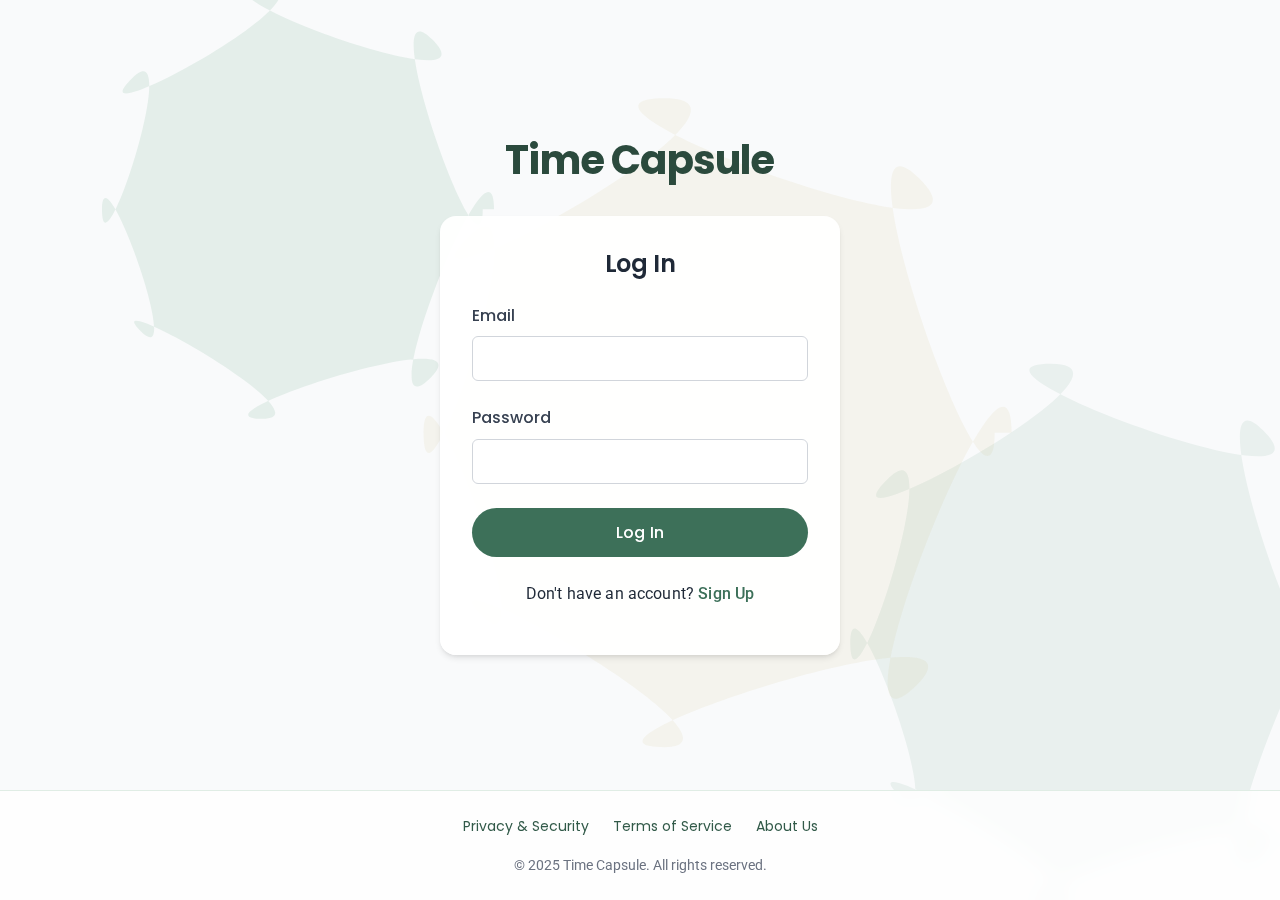
<file: index.html>
<!DOCTYPE html>
<html lang="en">

<head>
  <meta charset="UTF-8">
  <meta name="viewport" content="width=device-width, initial-scale=1.0">
  <title>Time Capsule</title>

  <!-- Google Fonts - Poppins + Roboto -->
  <link rel="preconnect" href="https://fonts.googleapis.com">
  <link rel="preconnect" href="https://fonts.gstatic.com" crossorigin>
  <link href="https://fonts.googleapis.com/css2?family=Poppins:wght@500;600;700&family=Roboto:wght@400;500&display=swap"
    rel="stylesheet">
    <link rel="stylesheet" href="styles/style.css">
    <link rel="icon" href="https://cdn-icons-png.flaticon.com/512/11327/11327008.png" type="image/x-icon">
</head>

<body>
  <!-- Beta Banner -->
  <div class="beta-banner">
    <span class="beta-tag">BETA</span>
    <span class="beta-message">We're still improving! Your feedback helps us make Time Capsule better.</span>
  </div>

  <!-- Blob Background Canvas -->
  <canvas id="blob-canvas"></canvas>

  <!-- Toast Container -->
  <div id="toast-container" class="toast-container"></div>

  <!-- Delete Confirmation Modal -->
  <div id="delete-modal" class="modal-overlay">
    <div class="modal">
      <div class="modal-header">
        <h3 class="modal-title">Delete Time Capsule</h3>
        <button class="modal-close" onclick="closeDeleteModal()">
          <svg xmlns="http://www.w3.org/2000/svg" fill="none" viewBox="0 0 24 24" stroke="currentColor" width="20"
            height="20">
            <path stroke-linecap="round" stroke-linejoin="round" stroke-width="2" d="M6 18L18 6M6 6l12 12" />
          </svg>
        </button>
      </div>
      <div class="modal-body">
        <p>Are you sure you want to delete this time capsule? This action cannot be undone.</p>
      </div>
      <div class="modal-footer">
        <button class="btn btn-outline" onclick="closeDeleteModal()">Cancel</button>
        <button id="confirm-delete-btn" class="btn btn-danger">Delete</button>
      </div>
    </div>
  </div>

  <!-- Recipients Search Modal -->
  <div id="recipients-modal" class="modal-overlay">
    <div class="modal">
      <div class="modal-header">
        <h3 class="modal-title">Add Recipients</h3>
        <button class="modal-close" onclick="closeRecipientsModal()">
          <svg xmlns="http://www.w3.org/2000/svg" fill="none" viewBox="0 0 24 24" stroke="currentColor" width="20"
            height="20">
            <path stroke-linecap="round" stroke-linejoin="round" stroke-width="2" d="M6 18L18 6M6 6l12 12" />
          </svg>
        </button>
      </div>
      <div class="modal-body">
        <p>Add people who can view this time capsule after the delivery date.</p>
        <div class="form-group">
          <input type="text" id="recipient-search" placeholder="Search by name or email..." class="recipient-search-input">
          <div id="recipient-search-results" class="recipient-search-results"></div>
        </div>
        <div id="selected-recipients" class="selected-recipients"></div>
      </div>
      <div class="modal-footer">
        <button class="btn btn-outline" onclick="closeRecipientsModal()">Cancel</button>
        <button id="confirm-recipients-btn" class="btn btn-primary">Add Recipients</button>
      </div>
    </div>
  </div>

  <!-- Profile Edit Modal -->
  <div id="profile-edit-modal" class="modal-overlay profile-edit-modal">
    <div class="modal">
      <div class="modal-header">
        <h3 class="modal-title">Edit Profile</h3>
      </div>
      <div class="modal-body">
        <div class="profile-header">
          <div class="profile-avatar">
            <div class="profile-avatar-initial" id="profile-modal-initial"></div>
            <img id="profile-modal-image" style="display: none;" alt="Profile Picture">
            <input type="file" id="profile-image-input" accept="image/*" style="display: none;">
          </div>
          <div class="profile-info">
            <h3>Your Profile</h3>
            <p>Update your personal information</p>
          </div>
        </div>

        <form id="profile-edit-form">
          <div class="form-group">
            <label for="profile-name">Full Name</label>
            <input type="text" id="profile-name" required>
          </div>

          <div class="form-group">
            <label for="profile-email">Email Address</label>
            <input type="email" id="profile-email" required>
          </div>

          <div id="profile-error-message" class="error-message" style="display: none;"></div>
        </form>
      </div>
      <div class="modal-footer">
        <h3 class="modal-title" style="font-size: 18px; margin-top: 0.9rem;">You can close this by clicking outside.
        </h3>
        <button id="save-profile-btn" class="btn btn-primary">Save Changes</button>
      </div>
    </div>
  </div>

  <!-- Home Page -->
  <div id="home-page" class="page active">
    <div class="page-wrapper">
      <div class="page-content">
        <div class="container">
          <header class="flex justify-between items-center">
            <a href="#" class="logo">Time Capsule</a>
            <div class="user-profile" id="user-profile">
              <div class="profile-picture" id="profile-picture">
                <div class="profile-initial" id="profile-initial"></div>
              </div>
              <div class="profile-name" id="profile-name"></div>
              <div class="profile-dropdown" id="profile-dropdown">
                <a href="#" class="dropdown-item" id="edit-profile-button">
                  <svg xmlns="http://www.w3.org/2000/svg" fill="none" viewBox="0 0 24 24" stroke="currentColor"
                    width="20" height="20">
                    <path stroke-linecap="round" stroke-linejoin="round" stroke-width="2"
                      d="M16 7a4 4 0 11-8 0 4 4 0 018 0zM12 14a7 7 0 00-7 7h14a7 7 0 00-7-7z" />
                  </svg>
                  Edit Profile
                </a>
                <div class="dropdown-divider"></div>
                <a href="#" class="dropdown-item" id="logout-button">
                  <svg xmlns="http://www.w3.org/2000/svg" fill="none" viewBox="0 0 24 24" stroke="currentColor"
                    width="20" height="20">
                    <path stroke-linecap="round" stroke-linejoin="round" stroke-width="2"
                      d="M17 16l4-4m0 0l-4-4m4 4H7m6 4v1a3 3 0 01-3 3H6a3 3 0 01-3-3V7a3 3 0 013-3h4a3 3 0 013 3v1" />
                  </svg>
                  Logout
                </a>
              </div>
            </div>
          </header>

          <section class="hero">
            <h1>Sealed Moments, Timeless Memories</h1>
            <p>Preserve moments today, rediscover them tomorrow.</p>
            <div class="flex flex-col gap-4 items-center md:flex-row justify-center">
              <button class="btn btn-primary" id="create-button">Create a Time Capsule</button>
              <button class="btn btn-outline" id="view-button">View Recent Capsules</button>
              <button class="btn btn-secondary" id="view-archived-button">View Archived Capsules</button>
            </div>
          </section>

          <section class="features">
            <div class="feature-grid">
              <div class="feature-card">
                <div class="feature-icon">
                  <svg xmlns="http://www.w3.org/2000/svg" fill="none" viewBox="0 0 24 24" stroke="currentColor"
                    width="24" height="24">
                    <path stroke-linecap="round" stroke-linejoin="round" stroke-width="2"
                      d="M15.232 5.232l3.536 3.536m-2.036-5.036a2.5 2.5 0 113.536 3.536L6.5 21.036H3v-3.572L16.732 3.732z" />
                  </svg>
                </div>
                <h3>Write Letters</h3>
                <p>Share your thoughts, feelings, and experiences with your future self or loved ones.</p>
              </div>
              <div class="feature-card">
                <div class="feature-icon">
                  <svg xmlns="http://www.w3.org/2000/svg" fill="none" viewBox="0 0 24 24" stroke="currentColor"
                    width="24" height="24">
                    <path stroke-linecap="round" stroke-linejoin="round" stroke-width="2"
                      d="M4 16l4.586-4.586a2 2 0 012.828 0L16 16m-2-2l1.586-1.586a2 2 0 012.828 0L20 14m-6-6h.01M6 20h12a2 2 0 002-2V6a2 2 0 00-2-2H6a2 2 0 00-2 2v12a2 2 0 002 2z" />
                  </svg>
                </div>
                <h3>Upload Photos</h3>
                <p>Preserve visual memories that capture special moments in your life.</p>
              </div>
              <div class="feature-card">
                <div class="feature-icon">
                  <svg xmlns="http://www.w3.org/2000/svg" fill="none" viewBox="0 0 24 24" stroke="currentColor"
                    width="24" height="24">
                    <path stroke-linecap="round" stroke-linejoin="round" stroke-width="2"
                      d="M15 10l4.553-2.276A1 1 0 0121 8.618v6.764a1 1 0 01-1.447.894L15 14M5 18h8a2 2 0 002-2V8a2 2 0 00-2-2H5a2 2 0 00-2 2v8a2 2 0 002 2z" />
                  </svg>
                </div>
                <h3>Upload Videos</h3>
                <p>Stay tuned for this! We are planning to add this soon.</p>
              </div>
            </div>
          </section>
        </div>
      </div>

      <!-- Footer -->
      <footer class="footer">
        <div class="container">
          <div class="footer-links">
            <a href="other/p&s.html" class="footer-link" >Privacy & Security</a>
            <a href="other/terms.html" class="footer-link" >Terms of Service</a>
            <a href="other/about.html" class="footer-link" >About Us</a>
          </div>
          <div class="footer-copyright">
            &copy; 2025 Time Capsule. All rights reserved.
          </div>
        </div>
      </footer>
    </div>
  </div>

  <!-- Create Page -->
  <div id="create-page" class="page">
    <div class="page-wrapper">
      <div class="page-content">
        <div class="container py-4">
          <a href="#" class="back-button" id="create-back-button">
            <svg xmlns="http://www.w3.org/2000/svg" fill="none" viewBox="0 0 24 24" stroke="currentColor" width="24"
              height="24">
              <path stroke-linecap="round" stroke-linejoin="round" stroke-width="2" d="M10 19l-7-7m0 0l7-7m-7 7h18" />
            </svg>
            Back to Home
          </a>

          <div class="card">
            <h1>Create Your Time Capsule</h1>

            <form id="create-capsule-form">
              <div class="form-group">
                <label for="title">Title</label>
                <input type="text" id="title" placeholder="My Time Capsule" required>
              </div>

              <div class="form-group">
                <label for="recipient">Recipients</label>
                <div class="recipient-field">
                  <div id="recipient-tags" class="recipient-tags"></div>
                  <input type="text" id="recipient" placeholder="Add recipients..." autocomplete="off">
                  <div id="recipient-dropdown" class="recipient-dropdown"></div>
                </div>
                <small class="form-text">Add people who can view this capsule after delivery</small>
              </div>

              <div class="form-group">
                <label for="delivery-date">Delivery Date</label>
                <input type="date" id="delivery-date" required>
              </div>

              <div class="tabs">
                <div class="tab active" data-tab="letter">Letter</div>
                <div class="tab" data-tab="photos">Photos</div>
                <div class="tab" data-tab="video">Video</div>
              </div>

              <div id="letter-tab" class="tab-content active">
                <div class="form-group">
                  <label for="message">Your Message</label>
                  <textarea id="message" placeholder="Write your message to the future..."></textarea>
                </div>
              </div>

              <div id="photos-tab" class="tab-content">
                <div class="form-group">
                  <label>Upload Photos</label>
                  <div class="file-photo-upload" id="photo-upload">
                    <svg xmlns="http://www.w3.org/2000/svg" fill="none" viewBox="0 0 24 24" stroke="currentColor"
                      width="48" height="48" style="margin: 0 auto; display: block; margin-bottom: 1rem;">
                      <path stroke-linecap="round" stroke-linejoin="round" stroke-width="2"
                        d="M7 16a4 4 0 01-.88-7.903A5 5 0 1115.9 6L16 6a5 5 0 011 9.9M15 13l-3-3m0 0l-3 3m3-3v12" />
                    </svg>
                    <p style="font-size: 0.875rem; color: #6b7280; margin-bottom: 1rem;">Drag and drop your photos here,
                      or click to select files</p>
                    <input type="file" id="photo-input" accept="image/*" multiple style="display: none;">
                    <button type="button" class="btn btn-outline" id="select-photos-btn">Select Photos</button>
                  </div>
                  <div id="photo-preview" class="file-preview mt-4" style="display: none;"></div>
                </div>
              </div>

              <div id="video-tab" class="tab-content">
                <div class="form-group">
                  <label>Upload Videos</label>
                  <div class="file-video-upload" id=""><!--video-upload-->
                    <svg xmlns="http://www.w3.org/2000/svg" fill="none" viewBox="0 0 24 24" stroke="currentColor"
                      width="48" height="48" style="margin: 0 auto; display: block; margin-bottom: 1rem;">
                      <path stroke-linecap="round" stroke-linejoin="round" stroke-width="2"
                        d="M7 16a4 4 0 01-.88-7.903A5 5 0 1115.9 6L16 6a5 5 0 011 9.9M15 13l-3-3m0 0l-3 3m3-3v12" />
                    </svg>
                    <p style="font-size: 0.9rem; color: #6b7280; margin-bottom: 1rem;">Coming soon...
                      <!--Drag and drop your videos here,
                      or click to select files-->
                    </p>
                    <input type="file" id="video-input" accept="video/*" style="display: none;">
                    <!--<button type="button" class="btn btn-outline" id="select-video-btn">Select Videos</button>-->
                  </div>
                  <div id="video-preview-container" class="file-preview mt-4" style="display: none;">
                    <div class="video-container">
                      <video id="video-preview" controls></video>
                    </div>
                    <div class="flex gap-2 mt-4">
                      <button type="button" id="change-video" class="btn btn-outline">Change Video</button>
                      <button type="button" id="remove-video" class="btn btn-outline">Remove Video</button>
                    </div>
                  </div>
                </div>
              </div>

              <div class="mt-6">
                <button type="submit" class="btn btn-primary btn-block">Create Time Capsule</button>
              </div>
            </form>
          </div>
        </div>
      </div>

      <!-- Footer -->
      <footer class="footer">
        <div class="container">
          <div class="footer-links">
            <a href="other/p&s.html" class="footer-link" id="privacy-link-create">Privacy & Security</a>
            <a href="other/terms.html" class="footer-link" id="terms-link-create">Terms of Service</a>
            <a href="other/about.html" class="footer-link" id="contact-link-create">About Us</a>
          </div>
          <div class="footer-copyright">
            &copy; 2025 Time Capsule. All rights reserved.
          </div>
        </div>
      </footer>
    </div>
  </div>

  <!-- View Page -->
  <div id="view-page" class="page">
    <div class="page-wrapper">
      <div class="page-content">
        <div class="container py-4">
          <a href="#" class="back-button" id="view-back-button">
            <svg xmlns="http://www.w3.org/2000/svg" fill="none" viewBox="0 0 24 24" stroke="currentColor" width="24"
              height="24">
              <path stroke-linecap="round" stroke-linejoin="round" stroke-width="2" d="M10 19l-7-7m0 0l7-7m-7 7h18" />
            </svg>
            Back to Home
          </a>

          <h1>Your Time Capsules</h1>

          <div id="capsules-container">
            <!-- Capsules will be loaded here -->
            <div id="no-capsules" class="card text-center">
              <h2 class="mb-4">No Time Capsules Yet</h2>
              <p style="color: #6b7280; margin-bottom: 1.5rem;">You haven't created any time capsules yet.</p>
              <button class="btn btn-primary" id="create-first-capsule-btn">Create Your First Capsule</button>
            </div>
          </div>
        </div>
      </div>

      <!-- Footer -->
      <footer class="footer">
        <div class="container">
          <div class="footer-links">
            <a href="other/p&s.html" class="footer-link" >Privacy & Security</a>
            <a href="other/terms.html" class="footer-link" >Terms of Service</a>
            <a href="other/about.html" class="footer-link" >About Us</a>
          </div>
          <div class="footer-copyright">
            &copy; 2025 Time Capsule. All rights reserved.
          </div>
        </div>
      </footer>
    </div>
  </div>

  <!-- Shared Capsule View Page -->
  <div id="shared-capsule-page" class="page">
    <div class="page-wrapper">
      <div class="page-content">
        <div class="container py-4">
          <div class="card mb-4">
            <div class="flex justify-between items-center mb-4">
              <h2 id="shared-capsule-title" class="text-xl font-semibold">Capsule Title</h2>
              <div class="user-profile" id="shared-capsule-owner">
                <div class="profile-picture">
                  <div class="profile-initial"></div>
                </div>
                <div class="profile-name">Owner Name</div>
              </div>
            </div>

            <div id="shared-capsule-content">
              <!-- Shared capsule content will be loaded here -->
            </div>
          </div>

          <div class="text-center">
            <a href="index.html" class="btn btn-primary">Back to Home</a>
          </div>
        </div>
      </div>
    </div>
  </div>

  <script src="scripts/script.js" defer></script>
</body>

</html>
</file>
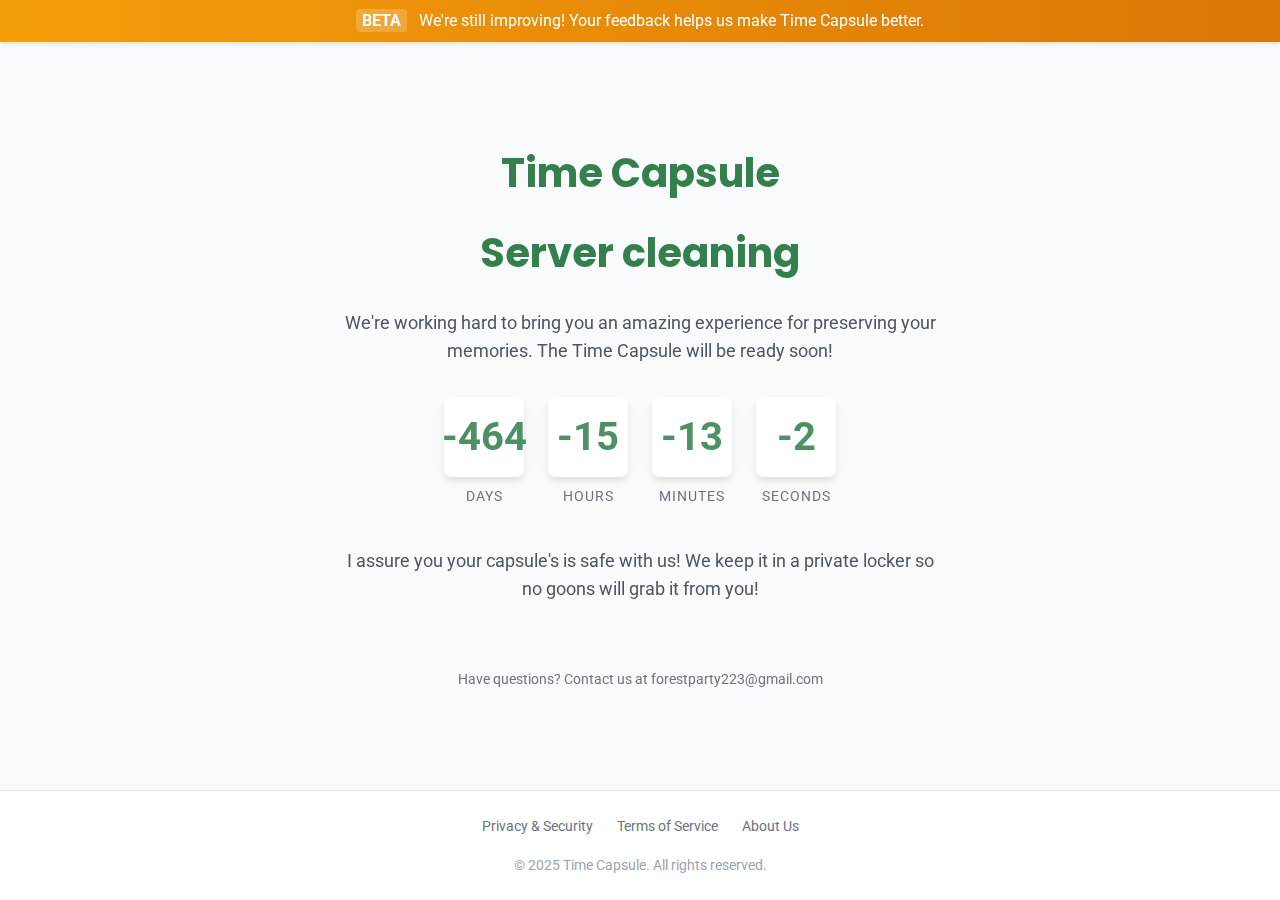
<file: build.html>
<!DOCTYPE html>
<html lang="en">
<head>
  <meta charset="UTF-8">
  <meta name="viewport" content="width=device-width, initial-scale=1.0">
  <title>Time Capsule - Please wait...</title>
  
  <!-- Google Fonts - Poppins + Roboto -->
  <link rel="preconnect" href="https://fonts.googleapis.com">
  <link rel="preconnect" href="https://fonts.gstatic.com" crossorigin>
  <link href="https://fonts.googleapis.com/css2?family=Poppins:wght@500;600;700&family=Roboto:wght@400;500&display=swap" rel="stylesheet">
  <link rel="icon" href="https://cdn-icons-png.flaticon.com/512/11327/11327008.png" type="image/x-icon">
  <link rel="stylesheet" href="styles/build.css">
</head>

<body>
  <!-- Beta Banner -->
  <div class="beta-banner">
    <span class="beta-tag">BETA</span>
    <span class="beta-message">We're still improving! Your feedback helps us make Time Capsule better.</span>
  </div>
  
  <!-- Blob Background Canvas -->
  <canvas id="blob-canvas"></canvas>
  
  <div class="construction-container">
    <a href="#" class="logo">Time Capsule</a>
    
    <h1>Server cleaning</h1>
    
    <p>We're working hard to bring you an amazing experience for preserving your memories. The Time Capsule will be ready soon!</p>
    
    <div class="countdown" id="countdown">
      <div class="countdown-item">
        <div class="countdown-value" id="days">00</div>
        <div class="countdown-label">Days</div>
      </div>
      <div class="countdown-item">
        <div class="countdown-value" id="hours">00</div>
        <div class="countdown-label">Hours</div>
      </div>
      <div class="countdown-item">
        <div class="countdown-value" id="minutes">00</div>
        <div class="countdown-label">Minutes</div>
      </div>
      <div class="countdown-item">
        <div class="countdown-value" id="seconds">00</div>
        <div class="countdown-label">Seconds</div>
      </div>
    </div>

    <p>I assure you your capsule's is safe with us! We keep it in a private locker so no goons will grab it from you!</p>
    
    <div class="contact-info">
      Have questions? Contact us at forestparty223@gmail.com</a>
    </div>
  </div>
  
  <!-- Footer -->
  <footer class="footer">
    <div class="footer-links">
      <a href="other/p&s.html" class="footer-link">Privacy & Security</a>
      <a href="other/terms.html" class="footer-link">Terms of Service</a>
      <a href="other/about.html" class="footer-link">About Us</a>
    </div>
    <div class="footer-copyright">
      &copy; 2025 Time Capsule. All rights reserved.
    </div>
  </footer>
  
  <script src="scripts/build.js" defer></script>
</body>
</html>
</file>
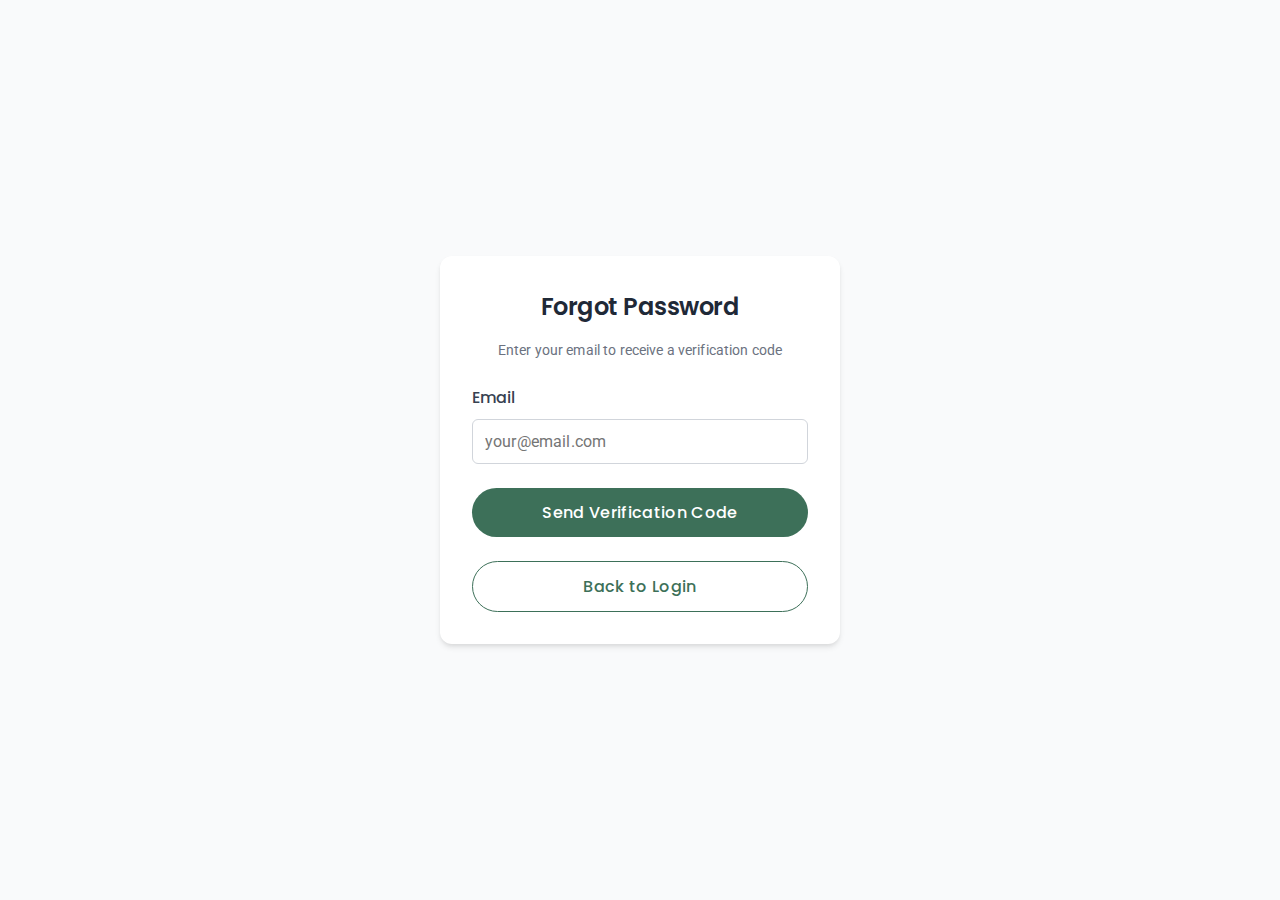
<file: forgot-password.html>
<!DOCTYPE html>
<html lang="en">
<head>
  <meta charset="UTF-8">
  <meta name="viewport" content="width=device-width, initial-scale=1.0">
  <title>Forgot Password</title>
  <link href="https://fonts.googleapis.com/css2?family=Poppins:wght@400;500;600;700&family=Roboto:wght@400;500&display=swap" rel="stylesheet">
  <link rel="icon" href="https://cdn-icons-png.flaticon.com/512/11327/11327008.png" type="image/x-icon">
  <link rel="stylesheet" href="styles/forgot-password.css">
</head>
<body>
  <div class="page-wrapper">
    <div class="page-content">
      <!-- Email Step -->
      <div class="auth-container" id="email-step">
        <div class="auth-card">
          <div class="auth-title">Forgot Password</div>
          <p class="auth-description">Enter your email to receive a verification code</p>
          
          <div class="error-message" id="email-error" style="display: none;"></div>
          <div class="success-message" id="email-success" style="display: none;"></div>
          
          <form id="email-form" class="auth-form">
            <div class="form-group">
              <label for="email">Email</label>
              <input type="email" id="email" name="email" placeholder="your@email.com" required>
            </div>
            <button type="submit" class="btn btn-primary btn-block" id="send-code-btn">
              <span class="btn-text">Send Verification Code</span>
              <span class="loading-spinner" style="display: none;"></span>
            </button>
          </form>
          
          <div class="auth-footer">
            <button class="btn btn-outline btn-block" id="back-to-login-btn">Back to Login</button>
          </div>
        </div>
      </div>
      
      <!-- Verification Step -->
      <div class="auth-container" id="verification-step" style="display: none;">
        <div class="auth-card">
          <div class="auth-title">Verify Your Email</div>
          <p class="auth-description">Enter the 4-digit code sent to your email</p>
          
          <div class="error-message" id="verification-error" style="display: none;"></div>
          <div class="success-message" id="verification-success" style="display: none;"></div>
          
          <form id="verification-form" class="auth-form">
            <div class="form-group">
              <label for="verification-code">Verification Code</label>
              <div class="verification-code-container">
                <input type="text" class="verification-input" maxlength="1" inputmode="numeric" required>
                <input type="text" class="verification-input" maxlength="1" inputmode="numeric" required>
                <input type="text" class="verification-input" maxlength="1" inputmode="numeric" required>
                <input type="text" class="verification-input" maxlength="1" inputmode="numeric" required>
              </div>
            </div>
            <button type="submit" class="btn btn-primary btn-block" id="verify-code-btn">
              <span class="btn-text">Verify Code</span>
              <span class="loading-spinner" style="display: none;"></span>
            </button>
          </form>
          
          <div class="auth-footer">
            <button class="btn btn-outline btn-block" id="back-to-email-btn">Back</button>
          </div>
        </div>
      </div>
      
      <!-- Reset Password Step -->
      <div class="auth-container" id="reset-step" style="display: none;">
        <div class="auth-card">
          <div class="auth-title">Reset Your Password</div>
          <p class="auth-description">Create a new password for your account</p>
          
          <div class="error-message" id="reset-error" style="display: none;"></div>
          <div class="success-message" id="reset-success" style="display: none;"></div>
          
          <form id="reset-form" class="auth-form">
            <div class="form-group">
              <label for="new-password">New Password</label>
              <input type="password" id="new-password" name="new-password" required minlength="8">
            </div>
            <div class="form-group">
              <label for="confirm-password">Confirm Password</label>
              <input type="password" id="confirm-password" name="confirm-password" required>
            </div>
            <button type="submit" class="btn btn-primary btn-block" id="reset-password-btn">
              <span class="btn-text">Reset Password</span>
              <span class="loading-spinner" style="display: none;"></span>
            </button>
          </form>
          
          <div class="auth-footer">
            <button class="btn btn-outline btn-block" id="back-to-verification-btn">Back</button>
          </div>
        </div>
      </div>
    </div>
  </div>

  <script src="scripts/forgot-password.js"></script>
</body>
</html>
</file>
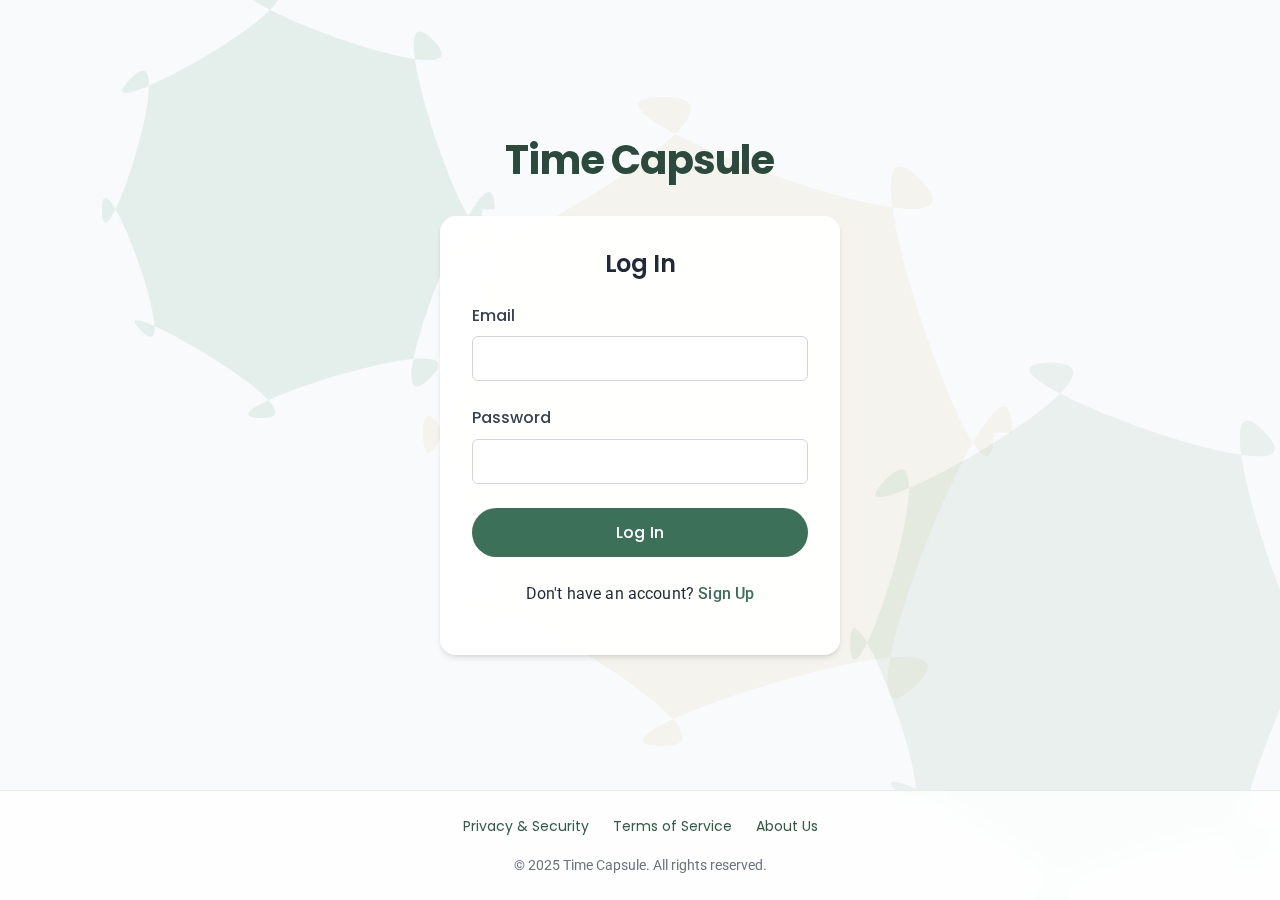
<file: login.html>
<!DOCTYPE html>
<html lang="en">
<head>
  <meta charset="UTF-8">
  <meta name="viewport" content="width=device-width, initial-scale=1.0">
  <title>Time Capsule</title>

  <!-- Google Fonts - Poppins + Roboto -->
  <link rel="preconnect" href="https://fonts.googleapis.com">
  <link rel="preconnect" href="https://fonts.gstatic.com" crossorigin>
  <link href="https://fonts.googleapis.com/css2?family=Poppins:wght@500;600;700&family=Roboto:wght@400;500&display=swap" rel="stylesheet">
  <link rel="icon" href="https://cdn-icons-png.flaticon.com/512/11327/11327008.png" type="image/x-icon">
  <link rel="stylesheet" href="styles/login.css">
</head>
<body>
  <!-- Blob Background Canvas -->
  <canvas id="blob-canvas"></canvas>

  <div class="page-wrapper">
    <div class="page-content">
      <div class="auth-container">
        <div class="auth-logo">
          <h1>Time Capsule</h1>
        </div>
        <div class="auth-card">
          <h2 class="auth-title">Log In</h2>
          
          <div id="error-message" class="error-message" style="display: none;"></div>
          
          <form id="login-form">
            <div class="form-group">
              <label for="email">Email</label>
              <input type="email" id="email" required>
            </div>
            
            <div class="form-group">
              <label for="password">Password</label>
              <input type="password" id="password" required>
            </div>
            
            <button type="submit" class="btn btn-primary btn-block" id="login-button">
              <span id="login-text">Log In</span>
              <span id="login-spinner" class="loading-spinner" style="display: none;"></span>
            </button>
          </form>
          
          <div class="auth-footer">
            <p>Don't have an account? <a href="signup.html">Sign Up</a></p>
          </div>
        </div>
      </div>
    </div>

    <!-- Footer -->
    <footer class="footer">
      <div class="container">
        <div class="footer-links">
          <a href="other/p&s.html" class="footer-link" >Privacy & Security</a>
          <a href="other/terms.html" class="footer-link" >Terms of Service</a>
          <a href="other/about.html" class="footer-link" >About Us</a>
        </div>
        <div class="footer-copyright">
          &copy; 2025 Time Capsule. All rights reserved.
        </div>
      </div>
    </footer>
  </div>

  <script src="scripts/login.js" defer></script>
</body>
</html>
</file>
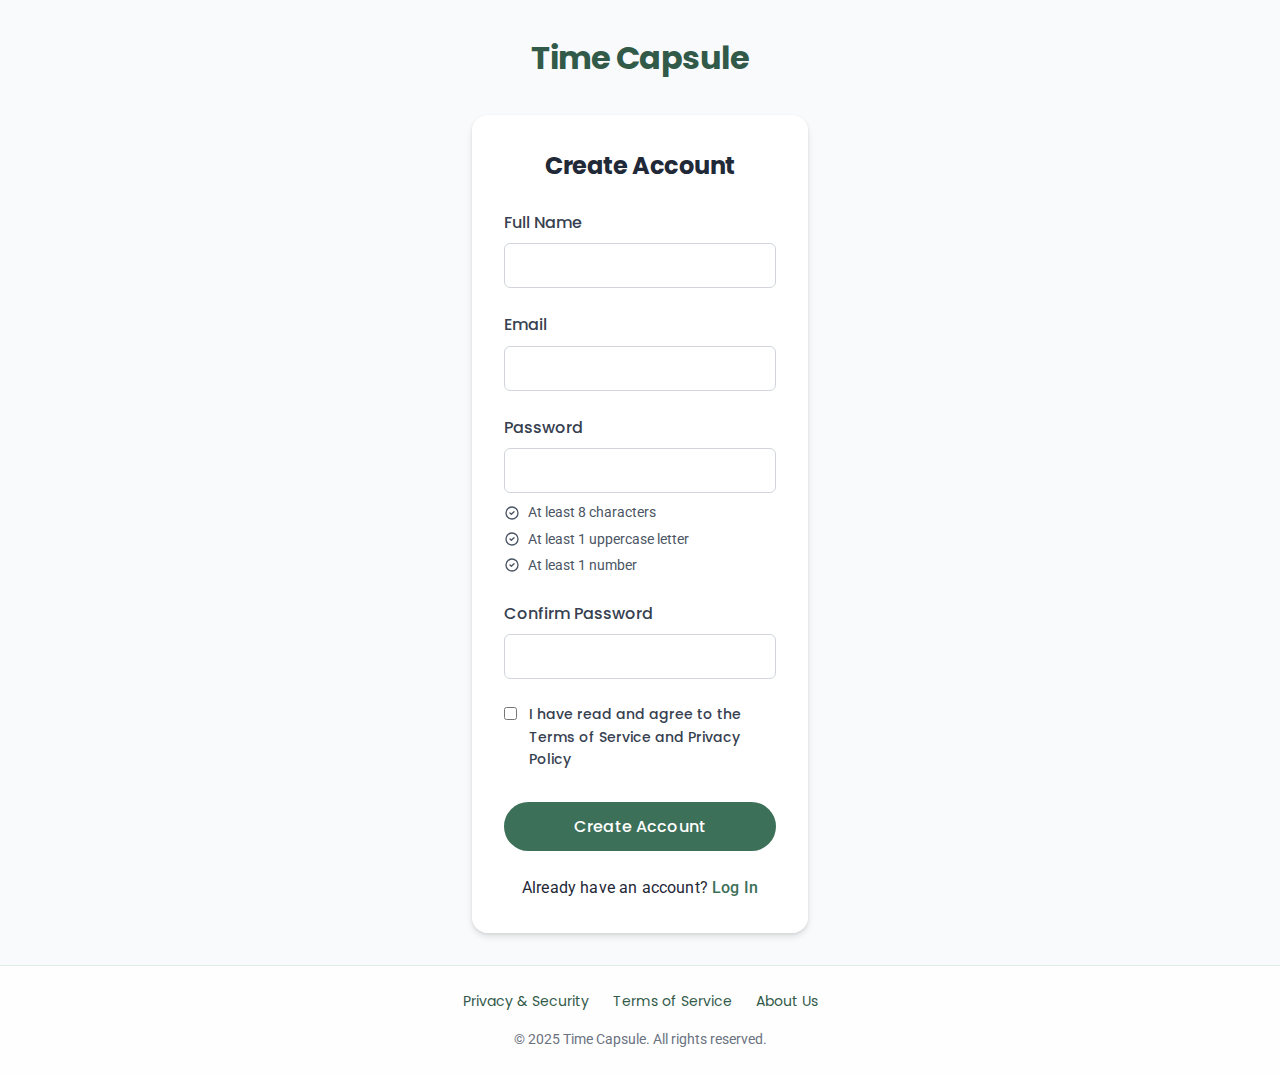
<file: signup.html>
<!DOCTYPE html>
<html lang="en">

<head>
  <meta charset="UTF-8">
  <meta name="viewport" content="width=device-width, initial-scale=1.0">
  <title>Time Capsule</title>

  <!-- Google Fonts - Poppins + Roboto -->
  <link rel="preconnect" href="https://fonts.googleapis.com">
  <link rel="preconnect" href="https://fonts.gstatic.com" crossorigin>
  <link href="https://fonts.googleapis.com/css2?family=Poppins:wght@500;600;700&family=Roboto:wght@400;500&display=swap"
    rel="stylesheet">
    <link rel="icon" href="https://cdn-icons-png.flaticon.com/512/11327/11327008.png" type="image/x-icon">
  <link rel="stylesheet" href="styles/signup.css">
</head>

<body>
  <div class="page-wrapper">
    <div class="page-content">
      <div class="auth-container">
        <div class="auth-logo">
          <h1>Time Capsule</h1>
        </div>
        <div class="auth-card">
          <h2 class="auth-title">Create Account</h2>
          <form id="signup-form">
            <div class="form-group">
              <label for="name">Full Name</label>
              <input type="text" id="name" name="name" required>
            </div>
            <div class="form-group">
              <label for="email">Email</label>
              <input type="email" id="email" name="email" required>
            </div>
            <div class="form-group">
              <label for="password">Password</label>
              <input type="password" id="password" name="password" required>
              <div class="password-requirements">
                <div class="password-requirement" id="req-length">
                  <svg xmlns="http://www.w3.org/2000/svg" width="16" height="16" fill="none" viewBox="0 0 24 24"
                    stroke="currentColor">
                    <path stroke-linecap="round" stroke-linejoin="round" stroke-width="2"
                      d="M9 12l2 2 4-4m6 2a9 9 0 11-18 0 9 9 0 0118 0z" />
                  </svg>
                  At least 8 characters
                </div>
                <div class="password-requirement" id="req-uppercase">
                  <svg xmlns="http://www.w3.org/2000/svg" width="16" height="16" fill="none" viewBox="0 0 24 24"
                    stroke="currentColor">
                    <path stroke-linecap="round" stroke-linejoin="round" stroke-width="2"
                      d="M9 12l2 2 4-4m6 2a9 9 0 11-18 0 9 9 0 0118 0z" />
                  </svg>
                  At least 1 uppercase letter
                </div>
                <div class="password-requirement" id="req-number">
                  <svg xmlns="http://www.w3.org/2000/svg" width="16" height="16" fill="none" viewBox="0 0 24 24"
                    stroke="currentColor">
                    <path stroke-linecap="round" stroke-linejoin="round" stroke-width="2"
                      d="M9 12l2 2 4-4m6 2a9 9 0 11-18 0 9 9 0 0118 0z" />
                  </svg>
                  At least 1 number
                </div>
              </div>
            </div>
            <div class="form-group">
              <label for="confirm-password">Confirm Password</label>
              <input type="password" id="confirm-password" name="confirm-password" required>
            </div>

            <div class="terms-checkbox">
              <input type="checkbox" id="accept-terms" required>
              <label for="accept-terms">I have read and agree to the Terms of Service and Privacy Policy</label>
            </div>

            <button type="submit" class="btn btn-primary btn-block" id="signup-button">Create Account</button>
          </form>
          <div class="auth-footer">
            <p>Already have an account? <a href="login.html" class="auth-link">Log In</a></p>
          </div>
        </div>
      </div>
    </div>

    <!-- Footer -->
    <footer class="footer">
      <div class="container">
        <div class="footer-links">
          <a href="other/p&s.html" class="footer-link" >Privacy & Security</a>
          <a href="other/terms.html" class="footer-link" >Terms of Service</a>
          <a href="other/about.html" class="footer-link" >About Us</a>
        </div>
        <div class="footer-copyright">
          &copy; 2025 Time Capsule. All rights reserved.
        </div>
      </div>
    </footer>
  </div>

  <script src="scripts/signup.js" defer></script>
</body>

</html>
</file>
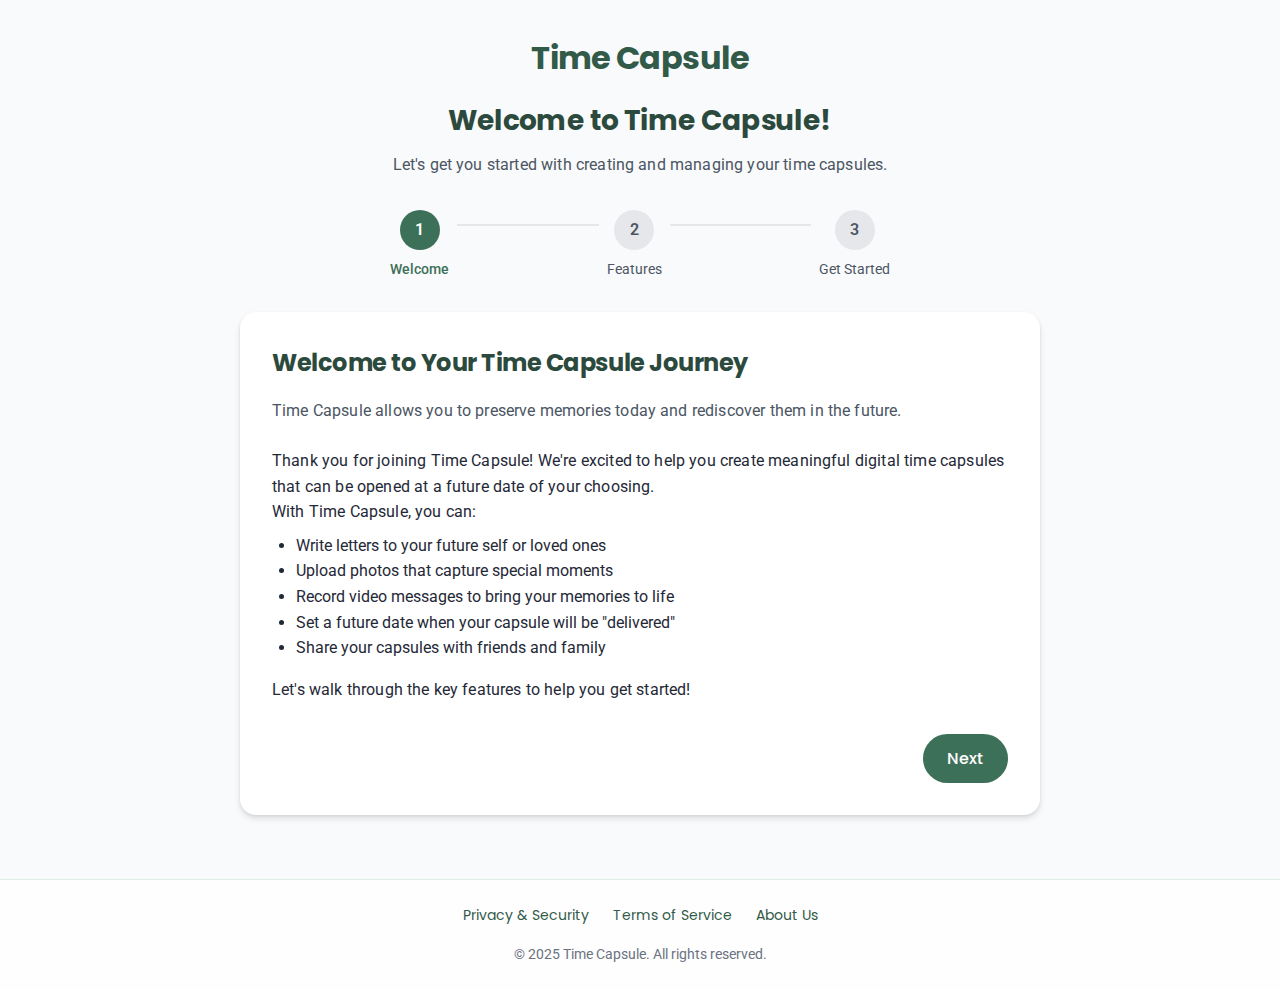
<file: tutorial.html>
<!DOCTYPE html>
<html lang="en">
<head>
  <meta charset="UTF-8">
  <meta name="viewport" content="width=device-width, initial-scale=1.0">
  <title>Tutorial</title>

  <!-- Google Fonts - Poppins + Roboto -->
  <link rel="preconnect" href="https://fonts.googleapis.com">
  <link rel="preconnect" href="https://fonts.gstatic.com" crossorigin>
  <link href="https://fonts.googleapis.com/css2?family=Poppins:wght@500;600;700&family=Roboto:wght@400;500&display=swap" rel="stylesheet">
  <link rel="icon" href="https://cdn-icons-png.flaticon.com/512/11327/11327008.png" type="image/x-icon">
  <link rel="stylesheet" href="styles/tutorial.css">
</head>
<body>
  <div class="page-wrapper">
    <div class="page-content">
      <div class="container">
        <div class="tutorial-header">
          <h1 class="tutorial-logo">Time Capsule</h1>
          <h2 class="tutorial-title">Welcome to Time Capsule!</h2>
          <p class="tutorial-subtitle">Let's get you started with creating and managing your time capsules.</p>
        </div>

        <!-- Updated tutorial steps structure -->
        <div class="tutorial-steps">
          <div class="tutorial-step">
            <div class="step-number active" id="step-indicator-1">1</div>
            <div class="step-label active" id="step-label-1">Welcome</div>
          </div>
          <div class="step-connector" id="connector-1"></div>
          <div class="tutorial-step">
            <div class="step-number" id="step-indicator-2">2</div>
            <div class="step-label" id="step-label-2">Features</div>
          </div>
          <div class="step-connector" id="connector-2"></div>
          <div class="tutorial-step">
            <div class="step-number" id="step-indicator-3">3</div>
            <div class="step-label" id="step-label-3">Get Started</div>
          </div>
        </div>

        <div class="tutorial-cards-container">
          <div class="tutorial-card active" id="step-1">
            <h3 class="tutorial-card-title">Welcome to Your Time Capsule Journey</h3>
            <p class="tutorial-card-subtitle">Time Capsule allows you to preserve memories today and rediscover them in the future.</p>
            
            <div class="tutorial-content">
              <p>Thank you for joining Time Capsule! We're excited to help you create meaningful digital time capsules that can be opened at a future date of your choosing.</p>
              <p>With Time Capsule, you can:</p>
              <ul style="margin-left: 1.5rem; margin-top: 0.5rem; margin-bottom: 1rem;">
                <li>Write letters to your future self or loved ones</li>
                <li>Upload photos that capture special moments</li>
                <li>Record video messages to bring your memories to life</li>
                <li>Set a future date when your capsule will be "delivered"</li>
                <li>Share your capsules with friends and family</li>
              </ul>
              <p>Let's walk through the key features to help you get started!</p>
            </div>
            
            <div class="tutorial-actions">
              <div></div>
              <button type="button" class="btn btn-primary" id="next-step-1">Next</button>
            </div>
          </div>

          <div class="tutorial-card" id="step-2">
            <h3 class="tutorial-card-title">Key Features</h3>
            <p class="tutorial-card-subtitle">Discover what you can do with Time Capsule.</p>
            
            <div class="tutorial-content">
              <div class="tutorial-feature">
                <div class="tutorial-feature-icon">
                  <svg xmlns="http://www.w3.org/2000/svg" fill="none" viewBox="0 0 24 24" stroke="currentColor">
                    <path stroke-linecap="round" stroke-linejoin="round" stroke-width="2" d="M15.232 5.232l3.536 3.536m-2.036-5.036a2.5 2.5 0 113.536 3.536L6.5 21.036H3v-3.572L16.732 3.732z" />
                  </svg>
                </div>
                <div class="tutorial-feature-content">
                  <h3>Write Letters</h3>
                  <p>Compose heartfelt messages to your future self or loved ones. Share your current thoughts, goals, and experiences that you want to remember years from now.</p>
                </div>
              </div>
              
              <div class="tutorial-feature">
                <div class="tutorial-feature-icon">
                  <svg xmlns="http://www.w3.org/2000/svg" fill="none" viewBox="0 0 24 24" stroke="currentColor">
                    <path stroke-linecap="round" stroke-linejoin="round" stroke-width="2" d="M4 16l4.586-4.586a2 2 0 012.828 0L16 16m-2-2l1.586-1.586a2 2 0 012.828 0L20 14m-6-6h.01M6 20h12a2 2 0 002-2V6a2 2 0 00-2-2H6a2 2 0 00-2 2v12a2 2 0 002 2z" />
                  </svg>
                </div>
                <div class="tutorial-feature-content">
                  <h3>Upload Photos</h3>
                  <p>Add images that capture special moments, people, or places. These visual memories will be preserved exactly as they are today for you to rediscover in the future.</p>
                </div>
              </div>
              
              <div class="tutorial-feature">
                <div class="tutorial-feature-icon">
                  <svg xmlns="http://www.w3.org/2000/svg" fill="none" viewBox="0 0 24 24" stroke="currentColor">
                    <path stroke-linecap="round" stroke-linejoin="round" stroke-width="2" d="M15 10l4.553-2.276A1 1 0 0121 8.618v6.764a1 1 0 01-1.447.894L15 14M5 18h8a2 2 0 002-2V8a2 2 0 00-2-2H5a2 2 0 00-2 2v8a2 2 0 002 2z" />
                  </svg>
                </div>
                <div class="tutorial-feature-content">
                  <h3>Record Videos</h3>
                  <p>Create video messages that bring your memories to life. Record yourself speaking directly to your future self or loved ones for a more personal connection across time.</p>
                </div>
              </div>
            </div>
            
            <div class="tutorial-actions">
              <button type="button" class="btn btn-outline" id="prev-step-2">Back</button>
              <button type="button" class="btn btn-primary" id="next-step-2">Next</button>
            </div>
          </div>

          <div class="tutorial-card" id="step-3">
            <h3 class="tutorial-card-title">Ready to Get Started?</h3>
            <p class="tutorial-card-subtitle">You're all set to begin creating your first time capsule!</p>
            
            <div class="tutorial-content">
              <p>Now that you understand the basics of Time Capsule, you're ready to create your first capsule. Here's what to do next:</p>
              
              <ol style="margin-left: 1.5rem; margin-top: 0.5rem; margin-bottom: 1rem;">
                <li>Click the "Create a Time Capsule" button on the home page</li>
                <li>Give your capsule a title and choose a delivery date</li>
                <li>Add letters, photos, or videos to your capsule</li>
                <li>Submit your capsule to seal it until the delivery date</li>
                <li>Optionally, share your capsule with others</li>
              </ol>
              
              <p>Your capsules will be stored securely and will be available to view after the delivery date you choose. You can always view your list of capsules from the "View Your Capsules" section.</p>
              
              <p style="margin-top: 1rem;">Click "Complete Tutorial" below to go to the home page and start creating your first time capsule!</p>
            </div>
            
            <div class="tutorial-actions">
              <button type="button" class="btn btn-outline" id="prev-step-3">Back</button>
              <button type="button" class="btn btn-primary" id="complete-tutorial">Complete Tutorial</button>
            </div>
          </div>
        </div>
      </div>
    </div>

    <!-- Footer -->
    <footer class="footer">
      <div class="container">
        <div class="footer-links">
          <a href="other/p&s.html" class="footer-link" >Privacy & Security</a>
          <a href="other/terms.html" class="footer-link" >Terms of Service</a>
          <a href="other/about.html" class="footer-link" >About Us</a>
        </div>
        <div class="footer-copyright">
          &copy; 2025 Time Capsule. All rights reserved.
        </div>
      </div>
    </footer>
  </div>

  <script src="scripts/tutorial.js"></script>
</body>
</html>
</file>
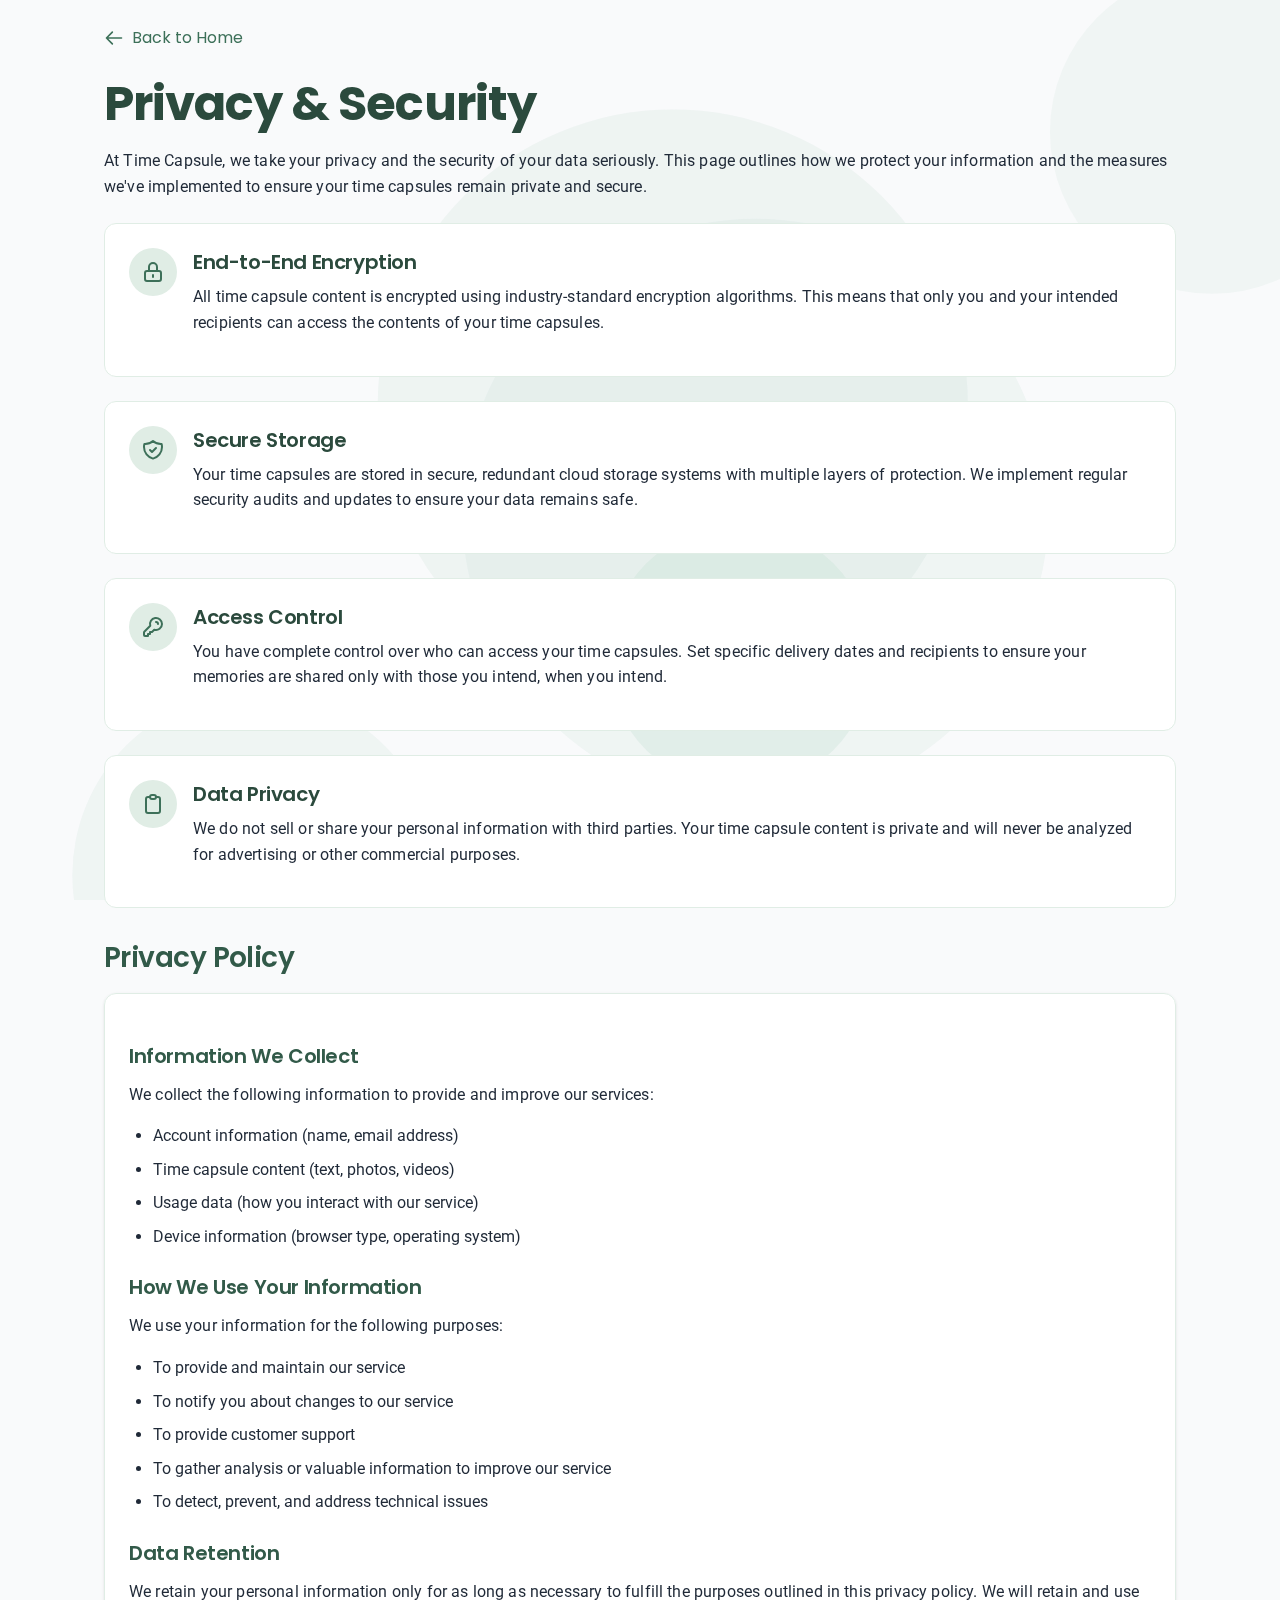
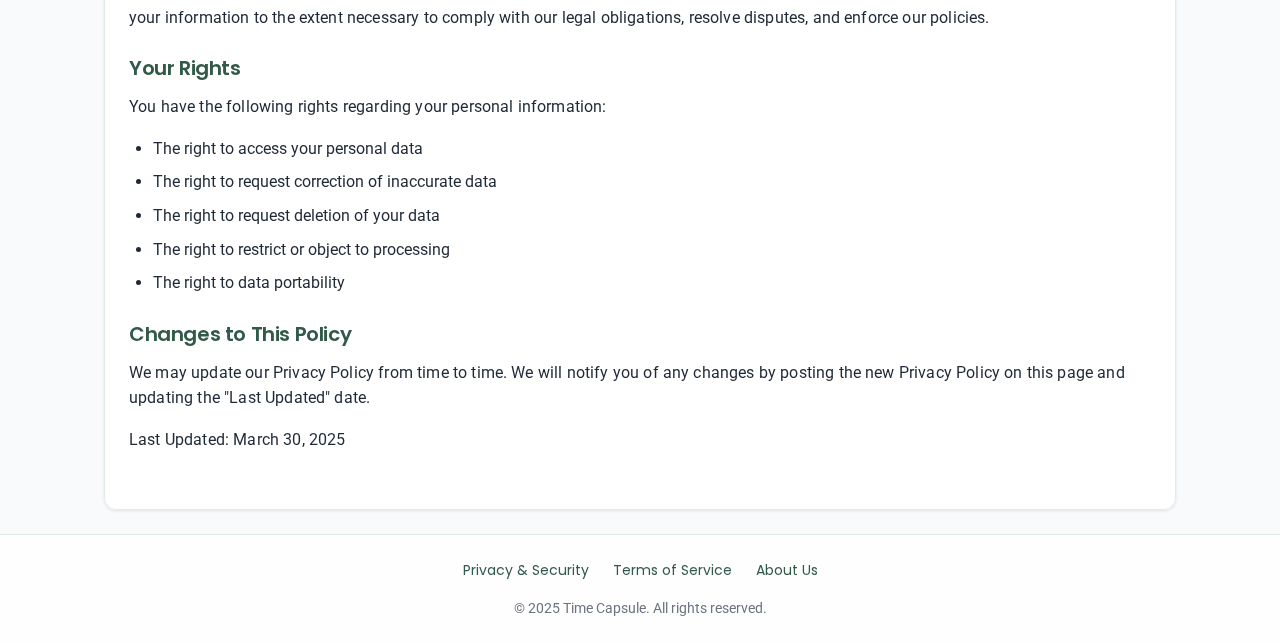
<file: other/p&s.html>
<!DOCTYPE html>
<html lang="en">

<head>
  <meta charset="UTF-8">
  <meta name="viewport" content="width=device-width, initial-scale=1.0">
  <title>Time Capsule</title>

  <!-- Google Fonts - Poppins + Roboto -->
  <link rel="preconnect" href="https://fonts.googleapis.com">
  <link rel="preconnect" href="https://fonts.gstatic.com" crossorigin>
  <link href="https://fonts.googleapis.com/css2?family=Poppins:wght@500;600;700&family=Roboto:wght@400;500&display=swap"
    rel="stylesheet">
  <link rel="icon" href="https://cdn-icons-png.flaticon.com/512/11327/11327008.png" type="image/x-icon">
  <link rel="stylesheet" href="styles/p&s.css">
</head>

<body>
  <!-- Blob Background Canvas -->
  <canvas id="blob-canvas"></canvas>

  <div class="page-wrapper">
    <div class="page-content">
      <div class="container py-4">
        <a href="../index.html" class="back-button">
          <svg xmlns="http://www.w3.org/2000/svg" fill="none" viewBox="0 0 24 24" stroke="currentColor" width="24"
            height="24">
            <path stroke-linecap="round" stroke-linejoin="round" stroke-width="2" d="M10 19l-7-7m0 0l7-7m-7 7h18" />
          </svg>
          Back to Home
        </a>

        <h1>Privacy & Security</h1>
        <p class="mb-6">At Time Capsule, we take your privacy and the security of your data seriously. This page outlines how we protect your information and the measures we've implemented to ensure your time capsules remain private and secure.</p>

        <div class="security-feature">
          <div class="security-icon">
            <svg xmlns="http://www.w3.org/2000/svg" fill="none" viewBox="0 0 24 24" stroke="currentColor">
              <path stroke-linecap="round" stroke-linejoin="round" stroke-width="2"
                d="M12 15v2m-6 4h12a2 2 0 002-2v-6a2 2 0 00-2-2H6a2 2 0 00-2 2v6a2 2 0 002 2zm10-10V7a4 4 0 00-8 0v4h8z" />
            </svg>
          </div>
          <div class="security-content">
            <h3>End-to-End Encryption</h3>
            <p>All time capsule content is encrypted using industry-standard encryption algorithms. This means that only you and your intended recipients can access the contents of your time capsules.</p>
          </div>
        </div>

        <div class="security-feature">
          <div class="security-icon">
            <svg xmlns="http://www.w3.org/2000/svg" fill="none" viewBox="0 0 24 24" stroke="currentColor">
              <path stroke-linecap="round" stroke-linejoin="round" stroke-width="2"
                d="M9 12l2 2 4-4m5.618-4.016A11.955 11.955 0 0112 2.944a11.955 11.955 0 01-8.618 3.04A12.02 12.02 0 003 9c0 5.591 3.824 10.29 9 11.622 5.176-1.332 9-6.03 9-11.622 0-1.042-.133-2.052-.382-3.016z" />
            </svg>
          </div>
          <div class="security-content">
            <h3>Secure Storage</h3>
            <p>Your time capsules are stored in secure, redundant cloud storage systems with multiple layers of protection. We implement regular security audits and updates to ensure your data remains safe.</p>
          </div>
        </div>

        <div class="security-feature">
          <div class="security-icon">
            <svg xmlns="http://www.w3.org/2000/svg" fill="none" viewBox="0 0 24 24" stroke="currentColor">
              <path stroke-linecap="round" stroke-linejoin="round" stroke-width="2"
                d="M15 7a2 2 0 012 2m4 0a6 6 0 01-7.743 5.743L11 17H9v2H7v2H4a1 1 0 01-1-1v-2.586a1 1 0 01.293-.707l5.964-5.964A6 6 0 1121 9z" />
            </svg>
          </div>
          <div class="security-content">
            <h3>Access Control</h3>
            <p>You have complete control over who can access your time capsules. Set specific delivery dates and recipients to ensure your memories are shared only with those you intend, when you intend.</p>
          </div>
        </div>

        <div class="security-feature">
          <div class="security-icon">
            <svg xmlns="http://www.w3.org/2000/svg" fill="none" viewBox="0 0 24 24" stroke="currentColor">
              <path stroke-linecap="round" stroke-linejoin="round" stroke-width="2"
                d="M9 5H7a2 2 0 00-2 2v12a2 2 0 002 2h10a2 2 0 002-2V7a2 2 0 00-2-2h-2M9 5a2 2 0 002 2h2a2 2 0 002-2M9 5a2 2 0 012-2h2a2 2 0 012 2" />
            </svg>
          </div>
          <div class="security-content">
            <h3>Data Privacy</h3>
            <p>We do not sell or share your personal information with third parties. Your time capsule content is private and will never be analyzed for advertising or other commercial purposes.</p>
          </div>
        </div>

        <h2 class="mt-8 mb-4">Privacy Policy</h2>

        <div class="card">
          <div class="terms-section">
            <h3>Information We Collect</h3>
            <p>We collect the following information to provide and improve our services:</p>
            <ul>
              <li>Account information (name, email address)</li>
              <li>Time capsule content (text, photos, videos)</li>
              <li>Usage data (how you interact with our service)</li>
              <li>Device information (browser type, operating system)</li>
            </ul>

            <h3>How We Use Your Information</h3>
            <p>We use your information for the following purposes:</p>
            <ul>
              <li>To provide and maintain our service</li>
              <li>To notify you about changes to our service</li>
              <li>To provide customer support</li>
              <li>To gather analysis or valuable information to improve our service</li>
              <li>To detect, prevent, and address technical issues</li>
            </ul>

            <h3>Data Retention</h3>
            <p>We retain your personal information only for as long as necessary to fulfill the purposes outlined in this privacy policy. We will retain and use your information to the extent necessary to comply with our legal obligations, resolve disputes, and enforce our policies.</p>

            <h3>Your Rights</h3>
            <p>You have the following rights regarding your personal information:</p>
            <ul>
              <li>The right to access your personal data</li>
              <li>The right to request correction of inaccurate data</li>
              <li>The right to request deletion of your data</li>
              <li>The right to restrict or object to processing</li>
              <li>The right to data portability</li>
            </ul>

            <h3>Changes to This Policy</h3>
            <p>We may update our Privacy Policy from time to time. We will notify you of any changes by posting the new Privacy Policy on this page and updating the "Last Updated" date.</p>

            <p class="mt-4">Last Updated: March 30, 2025</p>
          </div>
        </div>
      </div>
    </div>

    <!-- Footer -->
    <footer class="footer">
      <div class="container">
        <div class="footer-links">
          <a href="p&s.html" class="footer-link">Privacy & Security</a>
          <a href="terms.html" class="footer-link">Terms of Service</a>
          <a href="about.html" class="footer-link">About Us</a>
        </div>
        <div class="footer-copyright">
          &copy; 2025 Time Capsule. All rights reserved.
        </div>
      </div>
    </footer>
  </div>

  <script src="scripts/p&s.js"></script>
</body>

</html>
</file>
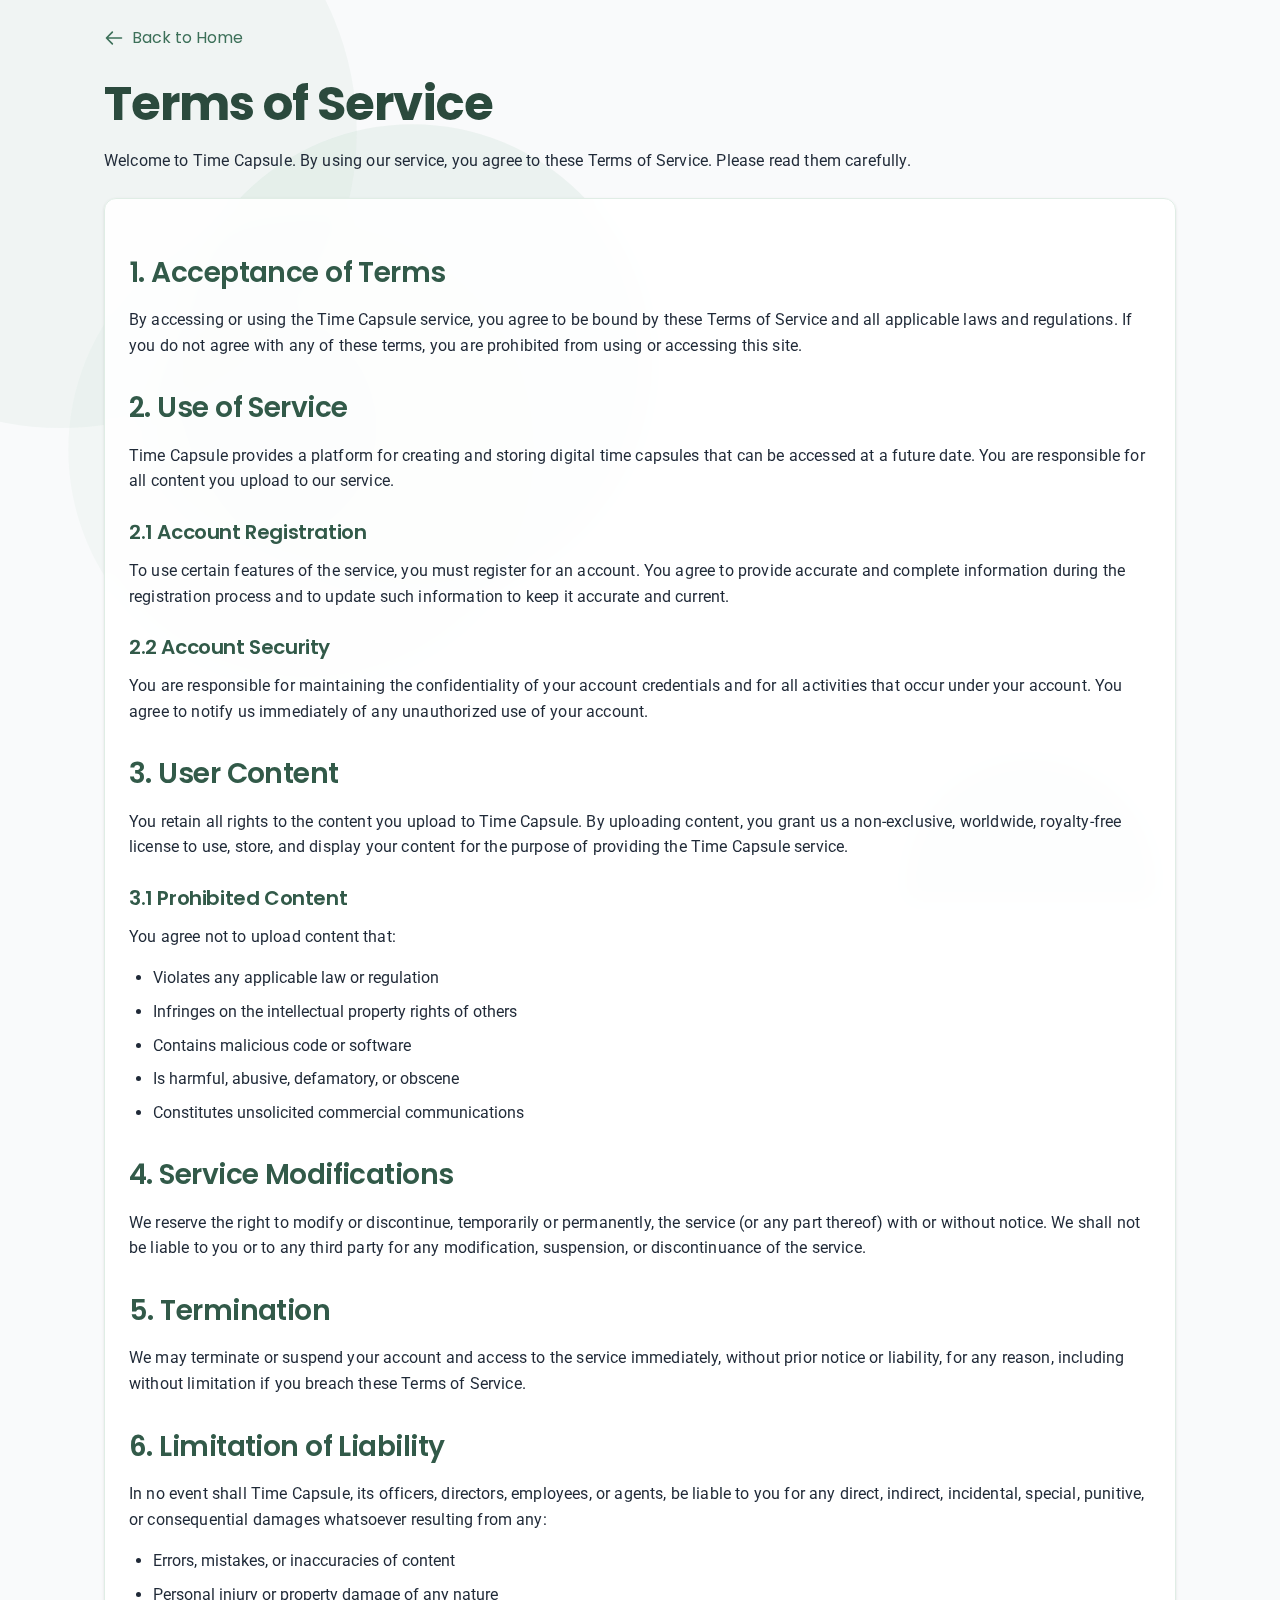
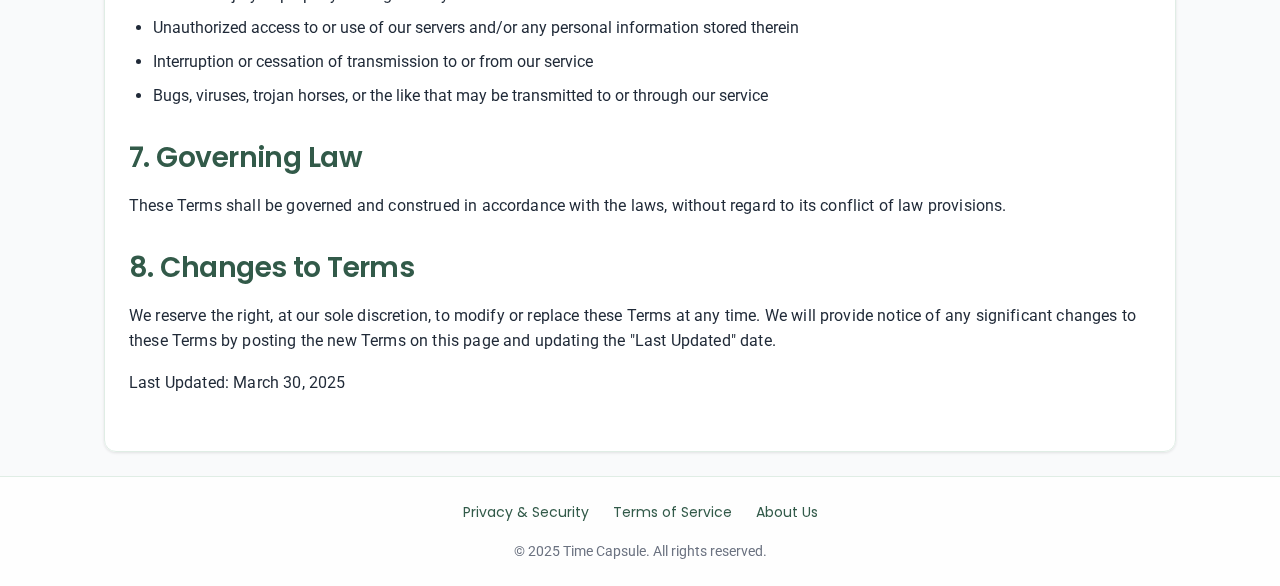
<file: other/terms.html>
<!DOCTYPE html>
<html lang="en">

<head>
  <meta charset="UTF-8">
  <meta name="viewport" content="width=device-width, initial-scale=1.0">
  <title>Time Capsule - Terms of Service</title>

  <!-- Google Fonts - Poppins + Roboto -->
  <link rel="preconnect" href="https://fonts.googleapis.com">
  <link rel="preconnect" href="https://fonts.gstatic.com" crossorigin>
  <link href="https://fonts.googleapis.com/css2?family=Poppins:wght@500;600;700&family=Roboto:wght@400;500&display=swap"
    rel="stylesheet">
  <link rel="icon" href="https://cdn-icons-png.flaticon.com/512/11327/11327008.png" type="image/x-icon">
  <link rel="stylesheet" href="styles/terms.css">
</head>

<body>
  <!-- Blob Background Canvas -->
  <canvas id="blob-canvas"></canvas>

  <div class="page-wrapper">
    <div class="page-content">
      <div class="container py-4">
        <a href="../index.html" class="back-button">
          <svg xmlns="http://www.w3.org/2000/svg" fill="none" viewBox="0 0 24 24" stroke="currentColor" width="24"
            height="24">
            <path stroke-linecap="round" stroke-linejoin="round" stroke-width="2" d="M10 19l-7-7m0 0l7-7m-7 7h18" />
          </svg>
          Back to Home
        </a>

        <h1>Terms of Service</h1>
        <p class="mb-6">Welcome to Time Capsule. By using our service, you agree to these Terms of Service. Please read them carefully.</p>

        <div class="card">
          <div class="terms-section">
            <h2>1. Acceptance of Terms</h2>
            <p>By accessing or using the Time Capsule service, you agree to be bound by these Terms of Service and all applicable laws and regulations. If you do not agree with any of these terms, you are prohibited from using or accessing this site.</p>

            <h2>2. Use of Service</h2>
            <p>Time Capsule provides a platform for creating and storing digital time capsules that can be accessed at a future date. You are responsible for all content you upload to our service.</p>

            <h3>2.1 Account Registration</h3>
            <p>To use certain features of the service, you must register for an account. You agree to provide accurate and complete information during the registration process and to update such information to keep it accurate and current.</p>

            <h3>2.2 Account Security</h3>
            <p>You are responsible for maintaining the confidentiality of your account credentials and for all activities that occur under your account. You agree to notify us immediately of any unauthorized use of your account.</p>

            <h2>3. User Content</h2>
            <p>You retain all rights to the content you upload to Time Capsule. By uploading content, you grant us a non-exclusive, worldwide, royalty-free license to use, store, and display your content for the purpose of providing the Time Capsule service.</p>

            <h3>3.1 Prohibited Content</h3>
            <p>You agree not to upload content that:</p>
            <ul>
              <li>Violates any applicable law or regulation</li>
              <li>Infringes on the intellectual property rights of others</li>
              <li>Contains malicious code or software</li>
              <li>Is harmful, abusive, defamatory, or obscene</li>
              <li>Constitutes unsolicited commercial communications</li>
            </ul>

            <h2>4. Service Modifications</h2>
            <p>We reserve the right to modify or discontinue, temporarily or permanently, the service (or any part thereof) with or without notice. We shall not be liable to you or to any third party for any modification, suspension, or discontinuance of the service.</p>

            <h2>5. Termination</h2>
            <p>We may terminate or suspend your account and access to the service immediately, without prior notice or liability, for any reason, including without limitation if you breach these Terms of Service.</p>

            <h2>6. Limitation of Liability</h2>
            <p>In no event shall Time Capsule, its officers, directors, employees, or agents, be liable to you for any direct, indirect, incidental, special, punitive, or consequential damages whatsoever resulting from any:</p>
            <ul>
              <li>Errors, mistakes, or inaccuracies of content</li>
              <li>Personal injury or property damage of any nature</li>
              <li>Unauthorized access to or use of our servers and/or any personal information stored therein</li>
              <li>Interruption or cessation of transmission to or from our service</li>
              <li>Bugs, viruses, trojan horses, or the like that may be transmitted to or through our service</li>
            </ul>

            <h2>7. Governing Law</h2>
            <p>These Terms shall be governed and construed in accordance with the laws, without regard to its conflict of law provisions.</p>

            <h2>8. Changes to Terms</h2>
            <p>We reserve the right, at our sole discretion, to modify or replace these Terms at any time. We will provide notice of any significant changes to these Terms by posting the new Terms on this page and updating the "Last Updated" date.</p>

            <p class="mt-4">Last Updated: March 30, 2025</p>
          </div>
        </div>
      </div>
    </div>

    <!-- Footer -->
    <footer class="footer">
      <div class="container">
        <div class="footer-links">
          <a href="p&s.html" class="footer-link">Privacy & Security</a>
          <a href="terms.html" class="footer-link">Terms of Service</a>
          <a href="about.html" class="footer-link">About Us</a>
        </div>
        <div class="footer-copyright">
          &copy; 2025 Time Capsule. All rights reserved.
        </div>
      </div>
    </footer>
  </div>

  <script src="scripts/terms.js"></script>
</body>

</html>
</file>
<file: styles/build.css>
:root {
    --forest-green-50: #f2f7f4;
    --forest-green-100: #e6f0e8;
    --forest-green-200: #cde0d2;
    --forest-green-300: #b3d0bc;
    --forest-green-400: #9ac0a5;
    --forest-green-500: #80b08f;
    --forest-green-600: #67a079;
    --forest-green-700: #4d9063;
    --forest-green-800: #34804d;
    --forest-green-900: #1a7037;
  }
  
  * {
    margin: 0;
    padding: 0;
    box-sizing: border-box;
  }
  
  body {
    font-family: 'Roboto', sans-serif;
    background-color: #f9fafb;
    color: #333;
    line-height: 1.6;
    min-height: 100vh;
    display: flex;
    flex-direction: column;
  }
  
  .beta-banner {
    background: linear-gradient(to right, #f59e0b, #d97706);
    color: white;
    text-align: center;
    padding: 8px 16px;
    position: relative;
    z-index: 1000;
    box-shadow: 0 2px 4px rgba(0, 0, 0, 0.1);
  }
  
  .beta-tag {
    font-weight: bold;
    margin-right: 8px;
    background-color: rgba(255, 255, 255, 0.2);
    padding: 2px 6px;
    border-radius: 4px;
  }
  
  .construction-container {
    max-width: 800px;
    margin: 0 auto;
    padding: 2rem;
    text-align: center;
    flex: 1;
    display: flex;
    flex-direction: column;
    justify-content: center;
    align-items: center;
    position: relative;
    z-index: 10;
  }
  
  .logo {
    font-family: 'Poppins', sans-serif;
    font-size: 2.5rem;
    font-weight: 700;
    color: var(--forest-green-800);
    margin-bottom: 1rem;
    text-decoration: none;
  }
  
  h1 {
    font-family: 'Poppins', sans-serif;
    font-size: 2.5rem;
    color: var(--forest-green-800);
    margin-bottom: 1.5rem;
  }
  
  p {
    font-size: 1.1rem;
    color: #4b5563;
    margin-bottom: 2rem;
    max-width: 600px;
  }
  
  .countdown {
    display: flex;
    justify-content: center;
    gap: 1.5rem;
    margin-bottom: 2.5rem;
  }
  
  .countdown-item {
    display: flex;
    flex-direction: column;
    align-items: center;
  }
  
  .countdown-value {
    font-size: 2.5rem;
    font-weight: 700;
    color: var(--forest-green-700);
    background-color: white;
    border-radius: 8px;
    box-shadow: 0 4px 6px rgba(0, 0, 0, 0.1);
    width: 80px;
    height: 80px;
    display: flex;
    align-items: center;
    justify-content: center;
    margin-bottom: 0.5rem;
  }
  
  .countdown-label {
    font-size: 0.875rem;
    color: #6b7280;
    text-transform: uppercase;
    letter-spacing: 1px;
  }
  
  .progress-container {
    width: 100%;
    max-width: 500px;
    margin-bottom: 3rem;
  }
  
  .progress-bar {
    height: 10px;
    background-color: #e5e7eb;
    border-radius: 5px;
    overflow: hidden;
    margin-bottom: 0.5rem;
  }
  
  .progress-fill {
    height: 100%;
    background: linear-gradient(to right, var(--forest-green-500), var(--forest-green-700));
    border-radius: 5px;
    width: 25%;
    transition: width 1s ease;
  }
  
  .progress-text {
    text-align: right;
    font-size: 0.875rem;
    color: #6b7280;
  }
  
  .contact-info {
    margin-top: 2rem;
    font-size: 0.9rem;
    color: #6b7280;
  }
  
  .contact-info a {
    color: var(--forest-green-700);
    text-decoration: none;
  }
  
  .contact-info a:hover {
    text-decoration: underline;
  }
  
  .footer {
    background-color: white;
    border-top: 1px solid #e5e7eb;
    padding: 1.5rem;
    text-align: center;
    margin-top: auto;
  }
  
  .footer-links {
    display: flex;
    justify-content: center;
    gap: 1.5rem;
    margin-bottom: 1rem;
  }
  
  .footer-link {
    color: #6b7280;
    text-decoration: none;
    font-size: 0.9rem;
  }
  
  .footer-link:hover {
    color: var(--forest-green-700);
  }
  
  .footer-copyright {
    font-size: 0.875rem;
    color: #9ca3af;
  }
  
  /* Blob canvas */
  #blob-canvas {
    position: fixed;
    top: 0;
    left: 0;
    width: 100%;
    height: 100%;
    z-index: 1;
  }
  
  /* Responsive adjustments */
  @media (max-width: 768px) {
    h1 {
      font-size: 2rem;
    }
    
    .countdown {
      gap: 1rem;
    }
    
    .countdown-value {
      font-size: 1.8rem;
      width: 60px;
      height: 60px;
    }
  }
  
  @media (max-width: 480px) {
    .construction-container {
      padding: 1.5rem;
    }
    
    h1 {
      font-size: 1.8rem;
    }
    
    p {
      font-size: 1rem;
    }
    
    .countdown {
      gap: 0.8rem;
    }
    
    .countdown-value {
      font-size: 1.5rem;
      width: 50px;
      height: 50px;
    }
    
    .countdown-label {
      font-size: 0.75rem;
    }
  }
</file>
<file: styles/style.css>
/* Reset and Base Styles */
* {
    margin: 0;
    padding: 0;
    box-sizing: border-box;
  }

  html,
  body {
    height: 100%;
  }

  body {
    background-color: #f9fafb;
    color: #1f2937;
    min-height: 100vh;
    position: relative;
    overflow-x: hidden;
    font-family: 'Roboto', sans-serif;
    line-height: 1.6;
    display: flex;
    flex-direction: column;
  }

  :root {
    --forest-green-50: #f2f7f4;
    --forest-green-100: #e0ede5;
    --forest-green-200: #c1dccf;
    --forest-green-300: #9ac3b0;
    --forest-green-400: #6da68d;
    --forest-green-500: #4f8a71;
    --forest-green-600: #3d7059;
    --forest-green-700: #325a49;
    --forest-green-800: #2b4a3d;
    --forest-green-900: #253d33;
    --forest-green-950: #132119;

    --gold-50: #fdf8e9;
    --gold-100: #f9edc5;
    --gold-200: #f3dc8d;
    --gold-300: #ecc654;
    --gold-400: #e6b32d;
    --gold-500: #d99b17;
    --gold-600: #bd7b10;
    --gold-700: #9c5a10;
    --gold-800: #824714;
    --gold-900: #6f3a15;

    --gray-50: #f9fafb;
    --gray-100: #f3f4f6;
    --gray-200: #e5e7eb;
    --gray-300: #d1d5db;
    --gray-400: #9ca3af;
    --gray-500: #6b7280;
    --gray-600: #4b5563;
    --gray-700: #374151;
    --gray-800: #1f2937;
    --gray-900: #111827;

    --red-500: #ef4444;
    --red-600: #dc2626;
    --red-700: #b91c1c;

    /* Font family variables */
    --font-heading: 'Poppins', sans-serif;
    --font-body: 'Roboto', sans-serif;
  }

  /* Typography with new fonts */
  h1,
  h2,
  h3,
  h4,
  h5,
  h6,
  .logo {
    font-family: 'Poppins', sans-serif;
    letter-spacing: -0.02em;
  }

  p,
  input,
  textarea,
  button {
    font-family: 'Roboto', sans-serif;
    letter-spacing: 0.01em;
  }

  /* Canvas for Blob Background */
  #blob-canvas {
    position: fixed;
    top: 0;
    left: 0;
    width: 100%;
    height: 100%;
    z-index: -1;
  }

  /* Container */
  .container {
    width: 100%;
    max-width: 1200px;
    margin: 0 auto;
    padding: 0 20px;
    position: relative;
    z-index: 1;
    flex: 1 0 auto;
  }

  /* Typography */
  h1 {
    font-size: 2.5rem;
    font-weight: 700;
    color: #2b4a3d;
    margin-bottom: 1rem;
    line-height: 1.2;
  }

  h2 {
    font-size: 1.75rem;
    font-weight: 600;
    color: #325a49;
    margin-bottom: 0.75rem;
    line-height: 1.3;
  }

  h3 {
    font-size: 1.25rem;
    font-weight: 600;
    color: #325a49;
    margin-bottom: 0.5rem;
    line-height: 1.4;
  }

  p {
    line-height: 1.6;
    margin-bottom: 1rem;
  }

  /* Buttons */
  .btn {
    display: inline-block;
    padding: 0.75rem 1.5rem;
    border-radius: 9999px;
    font-weight: 500;
    text-align: center;
    cursor: pointer;
    transition: all 0.2s ease;
    text-decoration: none;
    border: none;
    font-size: 1rem;
    font-family: 'Poppins', sans-serif;
    letter-spacing: 0.02em;
  }

  .btn-primary {
    background-color: #3d7059;
    color: white;
  }

  .btn-primary:hover {
    background-color: #325a49;
  }

  .btn-outline {
    background-color: transparent;
    border: 1px solid #3d7059;
    color: #3d7059;
  }

  .btn-outline:hover {
    background-color: #f2f7f4;
  }

  .btn-secondary {
    background-color: #e5e7eb;
    color: #4b5563;
  }

  .btn-secondary:hover {
    background-color: #d1d5db;
  }

  .btn-danger {
    background-color: #ef4444;
    color: white;
  }

  .btn-danger:hover {
    background-color: #dc2626;
  }

  .btn-sm {
    padding: 0.5rem 1rem;
    font-size: 0.875rem;
  }

  .btn-block {
    display: block;
    width: 100%;
  }

  .btn-icon {
    display: inline-flex;
    align-items: center;
    justify-content: center;
  }

  .btn-icon svg {
    margin-right: 0.5rem;
  }

  .btn:disabled {
    opacity: 0.5;
    cursor: not-allowed;
  }

  /* Forms */
  .form-group {
    margin-bottom: 1.5rem;
  }

  label {
    display: block;
    margin-bottom: 0.5rem;
    font-weight: 500;
    color: #374151;
    font-family: var(--font-heading);
  }

  input,
  textarea,
  select {
    width: 100%;
    padding: 0.75rem;
    border: 1px solid var(--gray-300);
    border-radius: 0.375rem;
    font-size: 1rem;
    transition: border-color 0.2s ease;
    font-family: var(--font-body);
  }

  input:focus,
  textarea:focus,
  select:focus {
    outline: none;
    border-color: var(--forest-green-500);
    box-shadow: 0 0 0 3px rgba(79, 138, 113, 0.1);
  }

  textarea {
    min-height: 150px;
    resize: vertical;
  }

  /* Cards */
  .card {
    background-color: rgba(255, 255, 255, 0.9);
    border-radius: 0.75rem;
    box-shadow: 0 1px 3px rgba(0, 0, 0, 0.1);
    padding: 1.5rem;
    margin-bottom: 1.5rem;
    backdrop-filter: blur(10px);
    border: 1px solid var(--forest-green-100);
  }

  /* Layout Utilities */
  .flex {
    display: flex;
  }

  .flex-col {
    flex-direction: column;
  }

  .items-center {
    align-items: center;
  }

  .justify-center {
    justify-content: center;
  }

  .justify-between {
    justify-content: space-between;
  }

  .gap-2 {
    gap: 0.5rem;
  }

  .gap-4 {
    gap: 1rem;
  }

  .gap-6 {
    gap: 1.5rem;
  }

  .mt-2 {
    margin-top: 0.5rem;
  }

  .mt-4 {
    margin-top: 1rem;
  }

  .mt-6 {
    margin-top: 1.5rem;
  }

  .mt-8 {
    margin-top: 2rem;
  }

  .mb-2 {
    margin-bottom: 0.5rem;
  }

  .mb-4 {
    margin-top: 1rem;
  }

  .mb-6 {
    margin-bottom: 1.5rem;
  }

  .mb-8 {
    margin-bottom: 2rem;
  }

  .p-2 {
    padding: 0.5rem;
  }

  .p-4 {
    padding: 1rem;
  }

  .py-2 {
    padding-top: 0.5rem;
    padding-bottom: 0.5rem;
  }

  .py-4 {
    padding-top: 1rem;
    padding-bottom: 1rem;
  }

  .px-2 {
    padding-left: 0.5rem;
    padding-right: 0.5rem;
  }

  .px-4 {
    padding-left: 1rem;
    padding-right: 1rem;
  }

  .text-center {
    text-align: center;
  }

  .text-sm {
    font-size: 0.875rem;
  }

  .text-lg {
    font-size: 1.125rem;
  }

  .text-xl {
    font-size: 1.25rem;
  }

  .text-2xl {
    font-size: 1.5rem;
  }

  .font-bold {
    font-weight: 700;
  }

  .font-semibold {
    font-weight: 600;
  }

  .text-gray-500 {
    color: var(--gray-500);
  }

  .text-gray-600 {
    color: var(--gray-600);
  }

  .text-gray-700 {
    color: var(--gray-700);
  }

  .text-forest-green-600 {
    color: var(--forest-green-600);
  }

  .text-forest-green-700 {
    color: var(--forest-green-700);
  }

  .text-forest-green-800 {
    color: var(--forest-green-800);
  }

  .bg-white {
    background-color: white;
  }

  .bg-forest-green-50 {
    background-color: var(--forest-green-50);
  }

  .bg-forest-green-100 {
    background-color: var(--forest-green-100);
  }

  .bg-forest-green-600 {
    background-color: var(--forest-green-600);
  }

  .border-forest-green-100 {
    border-color: var(--forest-green-100);
  }

  .rounded-full {
    border-radius: 9999px;
  }

  .rounded-lg {
    border-radius: 0.5rem;
  }

  .shadow-sm {
    box-shadow: 0 1px 2px 0 rgba(0, 0, 0, 0.05);
  }

  .shadow-md {
    box-shadow: 0 4px 6px -1px rgba(0, 0, 0, 0.1), 0 2px 4px -1px rgba(0, 0, 0, 0.06);
  }

  .opacity-50 {
    opacity: 0.5;
  }

  .hidden {
    display: none;
  }

  .grid {
    display: grid;
  }

  .grid-cols-1 {
    grid-template-columns: repeat(1, minmax(0, 1fr));
  }

  /* Header */
  header {
    padding: 1.5rem 0;
  }

  .logo {
    font-size: 1.5rem;
    font-weight: 700;
    color: #325a49;
    text-decoration: none;
  }

  /* User Profile */
  .user-profile {
    display: flex;
    align-items: center;
    gap: 0.75rem;
    cursor: pointer;
    position: relative;
  }

  .profile-picture {
    width: 2.5rem;
    height: 2.5rem;
    border-radius: 50%;
    background-color: #e0ede5;
    display: flex;
    align-items: center;
    justify-content: center;
    overflow: hidden;
  }

  .profile-picture img {
    width: 100%;
    height: 100%;
    object-fit: cover;
  }

  .profile-initial {
    font-size: 1rem;
    font-weight: 600;
    color: #325a49;
  }

  .profile-name {
    font-weight: 500;
    color: #374151;
  }

  .profile-dropdown {
    position: absolute;
    top: 100%;
    right: 0;
    margin-top: 0.5rem;
    background-color: white;
    border-radius: 0.5rem;
    box-shadow: 0 4px 6px -1px rgba(0, 0, 0, 0.1), 0 2px 4px -1px rgba(0, 0, 0, 0.06);
    width: 200px;
    z-index: 10;
    overflow: hidden;
    display: none;
  }

  .profile-dropdown.active {
    display: block;
  }

  .dropdown-item {
    padding: 0.75rem 1rem;
    display: flex;
    align-items: center;
    gap: 0.75rem;
    color: #374151;
    text-decoration: none;
    transition: background-color 0.2s ease;
  }

  .dropdown-item:hover {
    background-color: #f3f4f6;
  }

  .dropdown-divider {
    height: 1px;
    background-color: #e5e7eb;
    margin: 0.25rem 0;
  }

  /* Hero Section */
  .hero {
    padding: 4rem 0;
    text-align: center;
  }

  .hero h1 {
    font-size: 3rem;
    margin-bottom: 1rem;
  }

  .hero p {
    font-size: 1.25rem;
    color: #3d7059;
    max-width: 600px;
    margin: 0 auto 2rem;
  }

  /* Features */
  .features {
    padding: 4rem 0;
  }

  .feature-grid {
    display: grid;
    grid-template-columns: repeat(1, 1fr);
    gap: 2rem;
  }

  .feature-card {
    background-color: rgba(255, 255, 255, 0.8);
    border-radius: 0.75rem;
    padding: 1.5rem;
    box-shadow: 0 1px 3px rgba(0, 0, 0, 0.1);
    border: 1px solid #e0ede5;
    backdrop-filter: blur(10px);
    transition: transform 0.2s ease, box-shadow 0.2s ease;
  }

  .feature-card:hover {
    transform: translateY(-5px);
    box-shadow: 0 10px 15px -3px rgba(0, 0, 0, 0.1), 0 4px 6px -2px rgba(0, 0, 0, 0.05);
  }

  .feature-icon {
    width: 3rem;
    height: 3rem;
    background-color: #e0ede5;
    border-radius: 9999px;
    display: flex;
    align-items: center;
    justify-content: center;
    margin-bottom: 1rem;
  }

  .feature-icon svg {
    width: 1.5rem;
    height: 1.5rem;
    color: #3d7059;
  }

  /* Tabs */
  .tabs {
    display: flex;
    border-bottom: 1px solid #e5e7eb;
    margin-bottom: 1.5rem;
  }

  .tab {
    padding: 0.75rem 1.5rem;
    cursor: pointer;
    border-bottom: 2px solid transparent;
    font-weight: 500;
    font-family: 'Poppins', sans-serif;
  }

  .tab.active {
    border-bottom-color: #3d7059;
    color: #325a49;
  }

  .tab-content {
    display: none;
  }

  .tab-content.active {
    display: block;
  }

  /* File Uploads */
  .file-video-upload {
    border: 2px dashed #c1dccf;
    border-radius: 0.5rem;
    padding: 2rem;
    text-align: center;
    cursor: pointer;
  }

  .file-video-upload:hover {
    
  }

  /* File Upload */
  .file-photo-upload {
    border: 2px dashed #c1dccf;
    border-radius: 0.5rem;
    padding: 2rem;
    text-align: center;
    cursor: pointer;
  }

  .file-photo-upload:hover {
    background-color: #f2f7f4;
  }

  .file-preview {
    display: grid;
    grid-template-columns: repeat(3, 1fr);
    gap: 1rem;
    margin-top: 1.5rem;
  }

  .file-preview-item {
    position: relative;
    aspect-ratio: 1;
    border-radius: 0.375rem;
    overflow: hidden;
  }

  .file-preview-item img {
    width: 100%;
    height: 100%;
    object-fit: cover;
  }

  /* Video Recording */
  .video-container {
    position: relative;
    width: 100%;
    aspect-ratio: 16/9;
    background-color: black;
    border-radius: 0.5rem;
    overflow: hidden;
    margin-bottom: 1rem;
  }

  .video-container video {
    width: 100%;
    height: 100%;
    object-fit: cover;
  }

  .recording-indicator {
    position: absolute;
    bottom: 1rem;
    left: 50%;
    transform: translateX(-50%);
    width: 1rem;
    height: 1rem;
    background-color: #ef4444;
    border-radius: 50%;
    animation: pulse 1.5s infinite;
  }

  @keyframes pulse {
    0% {
      transform: translateX(-50%) scale(1);
      opacity: 1;
    }

    50% {
      transform: translateX(-50%) scale(1.2);
      opacity: 0.7;
    }

    100% {
      transform: translateX(-50%) scale(1);
      opacity: 1;
    }
  }

  /* Capsule Cards */
  .capsule-card {
    background-color: rgba(255, 255, 255, 0.9);
    border-radius: 0.75rem;
    padding: 1.5rem;
    margin-bottom: 1rem;
    box-shadow: 0 1px 3px rgba(0, 0, 0, 0.1);
    border: 1px solid #e0ede5;
    transition: box-shadow 0.2s ease;
    backdrop-filter: blur(10px);
  }

  .capsule-card:hover {
    box-shadow: 0 4px 6px -1px rgba(0, 0, 0, 0.1), 0 2px 4px -1px rgba(0, 0, 0, 0.06);
  }

  .capsule-status {
    display: inline-block;
    padding: 0.25rem 0.75rem;
    border-radius: 9999px;
    font-size: 0.75rem;
    font-weight: 500;
    font-family: 'Poppins', sans-serif;
  }

  .status-sealed {
    background-color: #f3f4f6;
    color: #4b5563;
    border: 1px solid #e5e7eb;
  }

  .status-delivered {
    background-color: #e0ede5;
    color: #2b4a3d;
  }

  .capsule-content-type {
    display: inline-flex;
    align-items: center;
    padding: 0.25rem 0.75rem;
    border-radius: 9999px;
    font-size: 0.75rem;
    background-color: #f2f7f4;
    color: #325a49;
    margin-right: 0.5rem;
    margin-bottom: 0.5rem;
  }

  .capsule-content-type svg {
    width: 0.875rem;
    height: 0.875rem;
    margin-right: 0.25rem;
  }

  /* Archive button styling - fixed to match other buttons */
.btn-secondary {
  background-color: #6b7280;
  color: white;
  border: 1px solid transparent;
  transition: all 0.2s ease;
}

.btn-secondary:hover {
  background-color: #4b5563;
  color: white;
}

/* Archived badge styling */
.capsule-archived-badge {
  display: flex;
  align-items: center;
  gap: 0.5rem;
  font-size: 0.875rem;
  color: #6b7280;
  margin-bottom: 0.5rem;
  background-color: #f3f4f6;
  padding: 0.25rem 0.5rem;
  border-radius: 0.25rem;
  width: fit-content;
}

.capsule-archived-badge svg {
  color: #6b7280;
}

/* Shared badge styling */
.capsule-shared-badge {
  display: flex;
  align-items: center;
  gap: 0.5rem;
  font-size: 0.875rem;
  color: #6b7280;
  margin-bottom: 0.5rem;
}



  /* Toast Notifications */
  .toast-container {
    position: fixed;
    top: 1rem;
    right: 1rem;
    z-index: 50;
  }

  .toast {
    background-color: white;
    border-radius: 0.375rem;
    padding: 1rem;
    margin-bottom: 0.75rem;
    box-shadow: 0 4px 6px -1px rgba(0, 0, 0, 0.1), 0 2px 4px -1px rgba(0, 0, 0, 0.06);
    max-width: 350px;
    display: flex;
    align-items: center;
    animation: slideIn 0.3s ease forwards;
  }

  .toast.success {
    border-left: 4px solid #10b981;
  }

  .toast.error {
    border-left: 4px solid #ef4444;
  }

  .toast.info {
    border-left: 4px solid #3b82f6;
  }

  .toast-content {
    flex: 1;
  }

  .toast-title {
    font-weight: 600;
    margin-bottom: 0.25rem;
    font-family: 'Poppins', sans-serif;
  }

  .toast-message {
    font-size: 0.875rem;
    color: #4b5563;
  }

  .toast-close {
    background: none;
    border: none;
    cursor: pointer;
    color: #6b7280;
    padding: 0.25rem;
  }

  @keyframes slideIn {
    from {
      transform: translateX(100%);
      opacity: 0;
    }

    to {
      transform: translateX(0);
      opacity: 1;
    }
  }

  @keyframes slideOut {
    from {
      transform: translateX(0);
      opacity: 1;
    }

    to {
      transform: translateX(100%);
      opacity: 0;
    }
  }

  /* Back Button */
  .back-button {
    display: inline-flex;
    align-items: center;
    color: #3d7059;
    text-decoration: none;
    margin-bottom: 1.5rem;
    font-family: 'Poppins', sans-serif;
    margin-top: 25px;
  }

  .back-button:hover {
    color: #325a49;
  }

  .back-button svg {
    width: 1.25rem;
    height: 1.25rem;
    margin-right: 0.5rem;
  }

  /* Share Section */
  .share-link-container {
    display: flex;
    gap: 0.5rem;
    margin-bottom: 1.5rem;
  }

  .share-link-input {
    flex: 1;
  }

  .social-share {
    display: flex;
    flex-wrap: wrap;
    gap: 0.75rem;
    margin-top: 1rem;
  }

  .social-button {
    padding: 0.5rem 1rem;
    border-radius: 0.375rem;
    color: white;
    display: inline-flex;
    align-items: center;
    justify-content: center;
    font-size: 0.875rem;
    cursor: pointer;
    font-family: 'Poppins', sans-serif;
  }

  .social-button.facebook {
    background-color: #1877f2;
  }

  .social-button.twitter {
    background-color: #1da1f2;
  }

  .social-button.whatsapp {
    background-color: #25d366;
  }

  .social-button svg {
    width: 1rem;
    height: 1rem;
    margin-right: 0.5rem;
  }

  /* Badge */
  .badge {
    display: inline-block;
    padding: 0.25rem 0.75rem;
    border-radius: 9999px;
    font-size: 0.75rem;
    font-weight: 500;
    font-family: 'Poppins', sans-serif;
  }

  .badge-outline {
    border: 1px solid #c1dccf;
    color: #325a49;
  }

  .badge-filled {
    background-color: #3d7059;
    color: white;
  }

  /* Footer */
  .footer {
    background-color: rgba(255, 255, 255, 0.8);
    backdrop-filter: blur(10px);
    padding: 1.5rem 0;
    border-top: 1px solid #e0ede5;
    margin-top: auto;
    flex-shrink: 0;
  }

  .footer-links {
    display: flex;
    flex-wrap: wrap;
    gap: 1.5rem;
    justify-content: center;
    margin-bottom: 1rem;
  }

  .footer-link {
    color: #325a49;
    text-decoration: none;
    font-size: 0.875rem;
    font-family: 'Poppins', sans-serif;
    transition: color 0.2s ease;
  }

  .footer-link:hover {
    color: #253d33;
    text-decoration: underline;
  }

  .footer-copyright {
    text-align: center;
    font-size: 0.875rem;
    color: #6b7280;
  }

  /* Security Features Section */
  .security-feature {
    display: flex;
    gap: 1rem;
    margin-bottom: 1.5rem;
    padding: 1.5rem;
    background-color: white;
    border-radius: 0.75rem;
    border: 1px solid var(--forest-green-100);
  }

  .security-icon {
    flex-shrink: 0;
    width: 3rem;
    height: 3rem;
    background-color: var(--forest-green-100);
    border-radius: 9999px;
    display: flex;
    align-items: center;
    justify-content: center;
  }

  .security-icon svg {
    width: 1.5rem;
    height: 1.5rem;
    color: var(--forest-green-600);
  }

  .security-content {
    flex: 1;
  }

  .security-content h3 {
    margin-bottom: 0.5rem;
    color: var(--forest-green-800);
  }

  /* Terms and Conditions */
  .terms-section {
    margin-bottom: 2rem;
  }

  .terms-section h2 {
    margin-top: 2rem;
    margin-bottom: 1rem;
  }

  .terms-section h3 {
    margin-top: 1.5rem;
    margin-bottom: 0.75rem;
  }

  .terms-section ul,
  .terms-section ol {
    margin-left: 1.5rem;
    margin-bottom: 1.5rem;
  }

  .terms-section li {
    margin-bottom: 0.5rem;
  }

  /* Contact Form */
  .contact-form {
    background-color: white;
    border-radius: 0.75rem;
    padding: 2rem;
    border: 1px solid var(--forest-green-100);
    margin-bottom: 2rem;
  }

  /* Image Gallery */
  .image-gallery {
    display: grid;
    grid-template-columns: repeat(3, 1fr);
    gap: 1rem;
  }

  .gallery-item {
    position: relative;
    aspect-ratio: 1;
    border-radius: 0.375rem;
    overflow: hidden;
    background-color: #f3f4f6;
  }

  .gallery-item img {
    width: 100%;
    height: 100%;
    object-fit: cover;
    transition: transform 0.3s ease;
  }

  .gallery-item img {
    width: 100%;
    height: 100%;
    object-fit: cover;
    transition: transform 0.3s ease;
  }

  .gallery-item:hover img {
    transform: scale(1.05);
  }

  .content-header {
    display: flex;
    align-items: center;
    margin-bottom: 1rem;
  }

  .content-header svg {
    width: 1.5rem;
    height: 1.5rem;
    margin-right: 0.5rem;
    color: #3d7059;
  }

  /* Page wrapper */
  .page-wrapper {
    min-height: 100vh;
    display: flex;
    flex-direction: column;
  }

  .page-content {
    flex: 1;
  }

  /* Modal */
  .modal-overlay {
    position: fixed;
    top: 0;
    left: 0;
    right: 0;
    bottom: 0;
    background-color: rgba(0, 0, 0, 0.5);
    display: flex;
    align-items: center;
    justify-content: center;
    z-index: 100;
    opacity: 0;
    visibility: hidden;
    transition: opacity 0.3s ease, visibility 0.3s ease;
  }

  .modal-overlay.active {
    opacity: 1;
    visibility: visible;
  }

  .modal {
    background-color: white;
    border-radius: 0.75rem;
    padding: 1.5rem;
    width: 90%;
    max-width: 500px;
    box-shadow: 0 10px 15px -3px rgba(0, 0, 0, 0.1), 0 4px 6px -2px rgba(0, 0, 0, 0.05);
    transform: scale(0.9);
    transition: transform 0.3s ease;
  }

  .modal-overlay.active .modal {
    transform: scale(1);
  }

  .modal-header {
    display: flex;
    justify-content: space-between;
    align-items: center;
    margin-bottom: 1rem;
  }

  .modal-title {
    font-size: 1.25rem;
    font-weight: 600;
    color: #1f2937;
  }

  .modal-close {
    background: none;
    border: none;
    cursor: pointer;
    color: #6b7280;
    padding: 0.25rem;
  }

  .modal-body {
    margin-bottom: 1.5rem;
  }

  .modal-footer {
    display: flex;
    justify-content: flex-end;
    gap: 0.75rem;
  }

  /* Share Modal */
  .share-modal-content {
    padding: 1rem 0;
  }

  .share-options {
    display: flex;
    flex-direction: column;
    gap: 1rem;
    margin-bottom: 1.5rem;
  }

  .share-option {
    display: flex;
    align-items: center;
    gap: 0.75rem;
    padding: 0.75rem;
    border-radius: 0.5rem;
    background-color: #f9fafb;
    cursor: pointer;
    transition: background-color 0.2s ease;
  }

  .share-option:hover {
    background-color: #f2f7f4;
  }

  .share-option-icon {
    width: 2.5rem;
    height: 2.5rem;
    border-radius: 50%;
    display: flex;
    align-items: center;
    justify-content: center;
  }

  .share-option-icon.link {
    background-color: #e0ede5;
  }

  .share-option-icon.email {
    background-color: #e0e7ff;
  }

  .share-option-icon.social {
    background-color: #e0f2fe;
  }

  .share-option-icon svg {
    width: 1.25rem;
    height: 1.25rem;
  }

  .share-option-content {
    flex: 1;
  }

  .share-option-title {
    font-weight: 600;
    color: #1f2937;
    margin-bottom: 0.25rem;
  }

  .share-option-description {
    font-size: 0.875rem;
    color: #6b7280;
  }

  /* Action buttons */
  .action-buttons {
    display: flex;
    gap: 0.5rem;
  }

  /* Profile Edit Modal */
  .profile-edit-modal .modal {
    max-width: 600px;
  }

  .profile-header {
    display: flex;
    align-items: center;
    gap: 1.5rem;
    margin-bottom: 2rem;
  }

  .profile-avatar {
    width: 6rem;
    height: 6rem;
    border-radius: 50%;
    background-color: #e0ede5;
    display: flex;
    align-items: center;
    justify-content: center;
    overflow: hidden;
    position: relative;
  }

  .profile-avatar img {
    width: 100%;
    height: 100%;
    object-fit: cover;
  }

  .profile-avatar-initial {
    font-size: 2rem;
    font-weight: 600;
    color: #325a49;
  }

  .profile-avatar-upload {
    position: absolute;
    bottom: 0;
    left: 0;
    right: 0;
    background-color: rgba(0, 0, 0, 0.5);
    color: white;
    font-size: 0.75rem;
    padding: 0.25rem;
    text-align: center;
    cursor: pointer;
  }

  .profile-info {
    flex: 1;
  }

  .profile-info h3 {
    margin-bottom: 0.25rem;
  }

  .profile-info p {
    color: #6b7280;
    font-size: 0.875rem;
  }

  /* Responsive Styles */
  @media (min-width: 640px) {
    .feature-grid {
      grid-template-columns: repeat(2, 1fr);
    }

    .grid-cols-2 {
      grid-template-columns: repeat(2, minmax(0, 1fr));
    }
  }

  @media (min-width: 768px) {
    .container {
      padding: 0 2rem;
    }

    h1 {
      font-size: 3rem;
    }

    .hero h1 {
      font-size: 3.5rem;
    }

    .feature-grid {
      grid-template-columns: repeat(3, 1fr);
    }

    .grid-cols-3 {
      grid-template-columns: repeat(3, minmax(0, 1fr));
    }

    .flex-md-row {
      flex-direction: row;
    }
  }

  @media (min-width: 1024px) {
    .container {
      padding: 0 4rem;
    }
  }

  /* Page Transitions */
  .page {
    display: none;
    animation: fadeIn 0.3s ease forwards;
  }

  .page.active {
    display: block;
  }

  @keyframes fadeIn {
    from {
      opacity: 0;
    }

    to {
      opacity: 1;
    }
  }

  /* Add this to your existing CSS file */

/* Beta Banner */
.beta-banner {
  background: linear-gradient(to right, #f59e0b, #d97706);
  color: white;
  text-align: center;
  padding: 8px 16px;
  position: relative;
  z-index: 1000;
  box-shadow: 0 2px 4px rgba(0, 0, 0, 0.1);
}

.beta-tag {
  font-weight: bold;
  margin-right: 8px;
  background-color: rgba(255, 255, 255, 0.2);
  padding: 2px 6px;
  border-radius: 4px;
}

.beta-message {
  font-size: 0.9rem;
}

/* Recipient field styling */
.recipient-field {
  position: relative;
  border: 1px solid #e5e7eb;
  border-radius: 0.375rem;
  padding: 0.5rem;
  background-color: white;
  display: flex;
  flex-wrap: wrap;
  align-items: center;
  gap: 0.5rem;
}

.recipient-tags {
  display: flex;
  flex-wrap: wrap;
  gap: 0.5rem;
}

.recipient-tag {
  background-color: #f3f4f6;
  border-radius: 9999px;
  padding: 0.25rem 0.75rem;
  font-size: 0.875rem;
  display: flex;
  align-items: center;
  gap: 0.5rem;
}

.recipient-tag-remove {
  cursor: pointer;
  color: #6b7280;
}

.recipient-tag-remove:hover {
  color: #ef4444;
}

.recipient-field input {
  flex: 1;
  min-width: 120px;
  border: none;
  outline: none;
  padding: 0.25rem 0;
  background: transparent;
}

.recipient-dropdown {
  position: absolute;
  top: 100%;
  left: 0;
  right: 0;
  background-color: white;
  border: 1px solid #e5e7eb;
  border-radius: 0.375rem;
  margin-top: 0.25rem;
  max-height: 200px;
  overflow-y: auto;
  z-index: 10;
  box-shadow: 0 4px 6px -1px rgba(0, 0, 0, 0.1), 0 2px 4px -1px rgba(0, 0, 0, 0.06);
  display: none;
}

.recipient-dropdown.active {
  display: block;
}

.recipient-dropdown-item {
  padding: 0.75rem;
  cursor: pointer;
  display: flex;
  align-items: center;
  gap: 0.75rem;
}

.recipient-dropdown-item:hover {
  background-color: #f9fafb;
}

.recipient-avatar {
  width: 2rem;
  height: 2rem;
  border-radius: 9999px;
  background-color: #e5e7eb;
  display: flex;
  align-items: center;
  justify-content: center;
  font-weight: 600;
  color: #4b5563;
}

.recipient-info {
  flex: 1;
}

.recipient-name {
  font-weight: 500;
}

.recipient-email {
  font-size: 0.75rem;
  color: #6b7280;
}

/* Recipients Modal */
.recipient-search-input {
  width: 100%;
  padding: 0.75rem;
  border: 1px solid #e5e7eb;
  border-radius: 0.375rem;
  margin-bottom: 0.5rem;
}

.recipient-search-results {
  max-height: 200px;
  overflow-y: auto;
  border: 1px solid #e5e7eb;
  border-radius: 0.375rem;
  margin-bottom: 1rem;
  display: none;
}

.recipient-search-results.active {
  display: block;
}

.recipient-search-item {
  padding: 0.75rem;
  cursor: pointer;
  display: flex;
  align-items: center;
  gap: 0.75rem;
  border-bottom: 1px solid #f3f4f6;
}

.recipient-search-item:last-child {
  border-bottom: none;
}

.recipient-search-item:hover {
  background-color: #f9fafb;
}

.selected-recipients {
  display: flex;
  flex-wrap: wrap;
  gap: 0.5rem;
  margin-top: 0.5rem;
}

  /* Loading Spinner */
  .loading-spinner {
    display: inline-block;
    width: 1.5rem;
    height: 1.5rem;
    border: 3px solid rgba(255, 255, 255, 0.3);
    border-radius: 50%;
    border-top-color: white;
    animation: spin 1s ease-in-out infinite;
  }

  @keyframes spin {
    to {
      transform: rotate(360deg);
    }
  }
</file>
<file: styles/forgot-password.css>
/* Reset and Base Styles */
* {
    margin: 0;
    padding: 0;
    box-sizing: border-box;
  }
  
  html,
  body {
    height: 100%;
  }
  
  body {
    background-color: #f9fafb;
    color: #1f2937;
    min-height: 100vh;
    position: relative;
    overflow-x: hidden;
    font-family: "Roboto", sans-serif;
    line-height: 1.6;
    display: flex;
    flex-direction: column;
  }
  
  /* Variables */
  :root {
    --forest-green-50: #f2f7f4;
    --forest-green-100: #e0ede5;
    --forest-green-200: #c1dccf;
    --forest-green-300: #9ac3b0;
    --forest-green-400: #6da68d;
    --forest-green-500: #4f8a71;
    --forest-green-600: #3d7059;
    --forest-green-700: #325a49;
    --forest-green-800: #2b4a3d;
    --forest-green-900: #253d33;
    --forest-green-950: #132119;
  
    --gray-50: #f9fafb;
    --gray-100: #f3f4f6;
    --gray-200: #e5e7eb;
    --gray-300: #d1d5db;
    --gray-400: #9ca3af;
    --gray-500: #6b7280;
    --gray-600: #4b5563;
    --gray-700: #374151;
    --gray-800: #1f2937;
    --gray-900: #111827;
  
    --red-50: #fee2e2;
    --red-500: #ef4444;
    --red-600: #dc2626;
  
    --green-50: #ecfdf5;
    --green-500: #10b981;
  }
  
  /* Typography */
  h1,
  h2,
  h3,
  h4,
  h5,
  h6,
  .auth-title {
    font-family: "Poppins", sans-serif;
    letter-spacing: -0.02em;
  }
  
  p,
  input,
  textarea,
  button {
    font-family: "Roboto", sans-serif;
    letter-spacing: 0.01em;
  }
  
  /* Page Layout */
  .page-wrapper {
    min-height: 100vh;
    display: flex;
    flex-direction: column;
  }
  
  .page-content {
    flex: 1;
    display: flex;
    align-items: center;
    justify-content: center;
    padding: 2rem 1rem;
  }
  
  /* Auth Container */
  .auth-container {
    max-width: 400px;
    width: 100%;
  }
  
  .auth-card {
    background-color: white;
    border-radius: 0.75rem;
    box-shadow: 0 4px 6px -1px rgba(0, 0, 0, 0.1), 0 2px 4px -1px rgba(0, 0, 0, 0.06);
    padding: 2rem;
  }
  
  .auth-title {
    font-size: 1.5rem;
    font-weight: 600;
    text-align: center;
    margin-bottom: 0.75rem;
    color: var(--gray-800);
  }
  
  .auth-description {
    text-align: center;
    color: var(--gray-500);
    margin-bottom: 1.5rem;
    font-size: 0.875rem;
  }
  
  .auth-form {
    margin-bottom: 1.5rem;
  }
  
  .auth-footer {
    text-align: center;
  }
  
  /* Form Elements */
  .form-group {
    margin-bottom: 1.5rem;
  }
  
  label {
    display: block;
    margin-bottom: 0.5rem;
    font-weight: 500;
    color: var(--gray-700);
    font-family: "Poppins", sans-serif;
  }
  
  input {
    width: 100%;
    padding: 0.75rem;
    border: 1px solid var(--gray-300);
    border-radius: 0.375rem;
    font-size: 1rem;
    transition: border-color 0.2s ease;
  }
  
  input:focus {
    outline: none;
    border-color: var(--forest-green-500);
    box-shadow: 0 0 0 3px rgba(79, 138, 113, 0.1);
  }
  
  /* Buttons */
  .btn {
    display: inline-block;
    padding: 0.75rem 1.5rem;
    border-radius: 9999px;
    font-weight: 500;
    text-align: center;
    cursor: pointer;
    transition: all 0.2s ease;
    text-decoration: none;
    border: none;
    font-size: 1rem;
    font-family: "Poppins", sans-serif;
    letter-spacing: 0.02em;
  }
  
  .btn-primary {
    background-color: var(--forest-green-600);
    color: white;
  }
  
  .btn-primary:hover {
    background-color: var(--forest-green-700);
  }
  
  .btn-outline {
    background-color: transparent;
    border: 1px solid var(--forest-green-600);
    color: var(--forest-green-600);
  }
  
  .btn-outline:hover {
    background-color: var(--forest-green-50);
  }
  
  .btn-block {
    display: block;
    width: 100%;
  }
  
  .btn:disabled {
    opacity: 0.5;
    cursor: not-allowed;
  }
  
  /* Messages */
  .error-message {
    background-color: var(--red-50);
    color: var(--red-600);
    padding: 0.75rem;
    border-radius: 0.375rem;
    margin-bottom: 1rem;
    font-size: 0.875rem;
  }
  
  .success-message {
    background-color: var(--green-50);
    color: var(--green-500);
    padding: 0.75rem;
    border-radius: 0.375rem;
    margin-bottom: 1rem;
    font-size: 0.875rem;
  }
  
  /* Verification Code Input */
  .verification-code-container {
    display: flex;
    justify-content: space-between;
    gap: 0.5rem;
  }
  
  .verification-input {
    width: 3rem;
    height: 3rem;
    text-align: center;
    font-size: 1.5rem;
    padding: 0;
    border-radius: 0.375rem;
  }
  
  /* Loading Spinner */
  .loading-spinner {
    display: inline-block;
    width: 1.25rem;
    height: 1.25rem;
    border: 3px solid rgba(255, 255, 255, 0.3);
    border-radius: 50%;
    border-top-color: white;
    animation: spin 1s ease-in-out infinite;
    margin-left: 0.5rem;
  }
  
  @keyframes spin {
    to {
      transform: rotate(360deg);
    }
  }
  
  /* Responsive Styles */
  @media (min-width: 640px) {
    .auth-container {
      padding: 0;
    }
  }
</file>
<file: styles/login.css>
/* Reset and Base Styles */
* {
  margin: 0;
  padding: 0;
  box-sizing: border-box;
}

html, body {
  height: 100%;
}

body {
  background-color: #f9fafb;
  color: #1f2937;
  min-height: 100vh;
  position: relative;
  overflow-x: hidden;
  font-family: 'Roboto', sans-serif;
  line-height: 1.6;
  display: flex;
  flex-direction: column;
}

:root {
  --forest-green-50: #f2f7f4;
  --forest-green-100: #e0ede5;
  --forest-green-200: #c1dccf;
  --forest-green-300: #9ac3b0;
  --forest-green-400: #6da68d;
  --forest-green-500: #4f8a71;
  --forest-green-600: #3d7059;
  --forest-green-700: #325a49;
  --forest-green-800: #2b4a3d;
  --forest-green-900: #253d33;
  --forest-green-950: #132119;
  
  --gold-50: #fdf8e9;
  --gold-100: #f9edc5;
  --gold-200: #f3dc8d;
  --gold-300: #ecc654;
  --gold-400: #e6b32d;
  --gold-500: #d99b17;
  --gold-600: #bd7b10;
  --gold-700: #9c5a10;
  --gold-800: #824714;
  --gold-900: #6f3a15;
  
  --gray-50: #f9fafb;
  --gray-100: #f3f4f6;
  --gray-200: #e5e7eb;
  --gray-300: #d1d5db;
  --gray-400: #9ca3af;
  --gray-500: #6b7280;
  --gray-600: #4b5563;
  --gray-700: #374151;
  --gray-800: #1f2937;
  --gray-900: #111827;
  
  --red-500: #ef4444;
  --red-600: #dc2626;
  --red-700: #b91c1c;
  
  /* Font family variables */
  --font-heading: 'Poppins', sans-serif;
  --font-body: 'Roboto', sans-serif;
}

/* Typography with new fonts */
h1, h2, h3, h4, h5, h6, .logo {
  font-family: 'Poppins', sans-serif;
  letter-spacing: -0.02em;
}

p, input, textarea, button {
  font-family: 'Roboto', sans-serif;
  letter-spacing: 0.01em;
}

/* Canvas for Blob Background */
#blob-canvas {
  position: fixed;
  top: 0;
  left: 0;
  width: 100%;
  height: 100%;
  z-index: -1;
}

/* Container */
.container {
  width: 100%;
  max-width: 1200px;
  margin: 0 auto;
  padding: 0 20px;
  position: relative;
  z-index: 1;
  flex: 1 0 auto;
}

/* Typography */
h1 {
  font-size: 2.5rem;
  font-weight: 700;
  color: #2b4a3d;
  margin-bottom: 1rem;
  line-height: 1.2;
}

h2 {
  font-size: 1.75rem;
  font-weight: 600;
  color: #325a49;
  margin-bottom: 0.75rem;
  line-height: 1.3;
}

h3 {
  font-size: 1.25rem;
  font-weight: 600;
  color: #325a49;
  margin-bottom: 0.5rem;
  line-height: 1.4;
}

p {
  line-height: 1.6;
  margin-bottom: 1rem;
}

/* Buttons */
.btn {
  display: inline-block;
  padding: 0.75rem 1.5rem;
  border-radius: 9999px;
  font-weight: 500;
  text-align: center;
  cursor: pointer;
  transition: all 0.2s ease;
  text-decoration: none;
  border: none;
  font-size: 1rem;
  font-family: 'Poppins', sans-serif;
  letter-spacing: 0.02em;
}

.btn-primary {
  background-color: #3d7059;
  color: white;
}

.btn-primary:hover {
  background-color: #325a49;
}

.btn-outline {
  background-color: transparent;
  border: 1px solid #3d7059;
  color: #3d7059;
}

.btn-outline:hover {
  background-color: #f2f7f4;
}

.btn-block {
  display: block;
  width: 100%;
}

.btn:disabled {
  opacity: 0.5;
  cursor: not-allowed;
}

/* Forms */
.form-group {
  margin-bottom: 1.5rem;
}

label {
  display: block;
  margin-bottom: 0.5rem;
  font-weight: 500;
  color: #374151;
  font-family: var(--font-heading);
}

input, textarea, select {
  width: 100%;
  padding: 0.75rem;
  border: 1px solid var(--gray-300);
  border-radius: 0.375rem;
  font-size: 1rem;
  transition: border-color 0.2s ease;
  font-family: var(--font-body);
}

input:focus, textarea:focus, select:focus {
  outline: none;
  border-color: var(--forest-green-500);
  box-shadow: 0 0 0 3px rgba(79, 138, 113, 0.1);
}

/* Auth Container */
.auth-container {
  max-width: 400px;
  width: 100%;
  padding: 0 20px;
}

.auth-logo {
  text-align: center;
  margin-bottom: 2rem;
}

.auth-card {
  background-color: rgba(255, 255, 255, 0.95);
  border-radius: 1rem;
  box-shadow: 0 4px 6px -1px rgba(0, 0, 0, 0.1), 0 2px 4px -1px rgba(0, 0, 0, 0.06);
  padding: 2rem;
}

.auth-title {
  font-size: 1.5rem;
  font-weight: 600;
  text-align: center;
  margin-bottom: 1.5rem;
  color: #1f2937;
}

.auth-footer {
  text-align: center;
  margin-top: 1.5rem;
}

.auth-footer a {
  color: #3d7059;
  font-weight: 500;
  text-decoration: none;
}

.auth-footer a:hover {
  text-decoration: underline;
}

/* Error Message */
.error-message {
  background-color: #fee2e2;
  color: #b91c1c;
  padding: 0.75rem;
  border-radius: 0.375rem;
  margin-bottom: 1rem;
  font-size: 0.875rem;
}

/* Footer */
.footer {
  background-color: rgba(255, 255, 255, 0.8);
  backdrop-filter: blur(10px);
  padding: 1.5rem 0;
  border-top: 1px solid #e0ede5;
  margin-top: auto;
  flex-shrink: 0;
}

.footer-links {
  display: flex;
  flex-wrap: wrap;
  gap: 1.5rem;
  justify-content: center;
  margin-bottom: 1rem;
}

.footer-link {
  color: #325a49;
  text-decoration: none;
  font-size: 0.875rem;
  font-family: 'Poppins', sans-serif;
  transition: color 0.2s ease;
}

.footer-link:hover {
  color: #253d33;
  text-decoration: underline;
}

.footer-copyright {
  text-align: center;
  font-size: 0.875rem;
  color: #6b7280;
}

/* Page wrapper */
.page-wrapper {
  min-height: 100vh;
  display: flex;
  flex-direction: column;
}

.page-content {
  flex: 1;
  display: flex;
  align-items: center;
  justify-content: center;
}

/* Loading Spinner */
.loading-spinner {
  display: inline-block;
  width: 1.5rem;
  height: 1.5rem;
  border: 3px solid rgba(255, 255, 255, 0.3);
  border-radius: 50%;
  border-top-color: white;
  animation: spin 1s ease-in-out infinite;
}

@keyframes spin {
  to {
    transform: rotate(360deg);
  }
}

/* Responsive Styles */
@media (min-width: 640px) {
  .auth-container {
    padding: 0;
  }
}
</file>
<file: styles/signup.css>
/* Reset and Base Styles */
* {
    margin: 0;
    padding: 0;
    box-sizing: border-box;
  }

  html,
  body {
    height: 100%;
  }

  body {
    background-color: #f9fafb;
    color: #1f2937;
    min-height: 100vh;
    position: relative;
    overflow-x: hidden;
    font-family: 'Roboto', sans-serif;
    line-height: 1.6;
    display: flex;
    flex-direction: column;
  }

  /* Typography */
  h1,
  h2,
  h3,
  h4,
  h5,
  h6,
  .logo {
    font-family: 'Poppins', sans-serif;
    letter-spacing: -0.02em;
  }

  p,
  input,
  textarea,
  button {
    font-family: 'Roboto', sans-serif;
    letter-spacing: 0.01em;
  }

  /* Container */
  .container {
    width: 100%;
    max-width: 1200px;
    margin: 0 auto;
    padding: 0 20px;
    position: relative;
    z-index: 1;
    flex: 1 0 auto;
  }

  /* Buttons */
  .btn {
    display: inline-block;
    padding: 0.75rem 1.5rem;
    border-radius: 9999px;
    font-weight: 500;
    text-align: center;
    cursor: pointer;
    transition: all 0.2s ease;
    text-decoration: none;
    border: none;
    font-size: 1rem;
    font-family: 'Poppins', sans-serif;
  }

  .btn-primary {
    background-color: #3d7059;
    color: white;
  }

  .btn-primary:hover {
    background-color: #325a49;
  }

  .btn-block {
    display: block;
    width: 100%;
  }

  /* Forms */
  .form-group {
    margin-bottom: 1.5rem;
  }

  label {
    display: block;
    margin-bottom: 0.5rem;
    font-weight: 500;
    color: #374151;
    font-family: 'Poppins', sans-serif;
  }

  input,
  textarea,
  select {
    width: 100%;
    padding: 0.75rem;
    border: 1px solid #d1d5db;
    border-radius: 0.375rem;
    font-size: 1rem;
    transition: border-color 0.2s ease;
    font-family: 'Roboto', sans-serif;
  }

  input:focus,
  textarea:focus,
  select:focus {
    outline: none;
    border-color: #4f8a71;
    box-shadow: 0 0 0 3px rgba(79, 138, 113, 0.1);
  }

  /* Page wrapper */
  .page-wrapper {
    min-height: 100vh;
    display: flex;
    flex-direction: column;
  }

  .page-content {
    flex: 1;
    display: flex;
    align-items: center;
    justify-content: center;
  }

  /* Auth Forms */
  .auth-container {
    max-width: 400px;
    width: 100%;
    padding: 2rem;
  }

  .auth-logo {
    text-align: center;
    margin-bottom: 2rem;
  }

  .auth-logo h1 {
    font-size: 2rem;
    color: #325a49;
  }

  .auth-card {
    background-color: rgba(255, 255, 255, 0.95);
    border-radius: 1rem;
    box-shadow: 0 4px 6px rgba(0, 0, 0, 0.1), 0 1px 3px rgba(0, 0, 0, 0.08);
    padding: 2rem;
  }

  .auth-title {
    text-align: center;
    margin-bottom: 1.5rem;
  }

  .auth-footer {
    text-align: center;
    margin-top: 1.5rem;
  }

  .auth-link {
    color: #3d7059;
    text-decoration: none;
    font-weight: 500;
  }

  .auth-link:hover {
    text-decoration: underline;
  }

  /* Password Requirements */
  .password-requirements {
    margin-top: 0.5rem;
    font-size: 0.875rem;
    color: #4b5563;
  }

  .password-requirement {
    display: flex;
    align-items: center;
    margin-bottom: 0.25rem;
  }

  .password-requirement svg {
    margin-right: 0.5rem;
    flex-shrink: 0;
  }

  .requirement-met {
    color: #10b981;
  }

  .requirement-unmet {
    color: #6b7280;
  }

  /* Terms and Conditions */
  .terms-checkbox {
    display: flex;
    align-items: flex-start;
    margin-top: 1rem;
    margin-bottom: 1.5rem;
  }

  .terms-checkbox input {
    width: auto;
    margin-top: 0.25rem;
    margin-right: 0.75rem;
    flex-shrink: 0;
  }

  .terms-checkbox label {
    flex: 1;
    font-size: 0.875rem;
  }

  /* Footer */
  .footer {
    background-color: rgba(255, 255, 255, 0.8);
    padding: 1.5rem 0;
    border-top: 1px solid #e0ede5;
    margin-top: auto;
    flex-shrink: 0;
  }

  .footer-links {
    display: flex;
    flex-wrap: wrap;
    gap: 1.5rem;
    justify-content: center;
    margin-bottom: 1rem;
  }

  .footer-link {
    color: #325a49;
    text-decoration: none;
    font-size: 0.875rem;
    font-family: 'Poppins', sans-serif;
  }

  .footer-copyright {
    text-align: center;
    font-size: 0.875rem;
    color: #6b7280;
  }
</file>
<file: styles/tutorial.css>
/* Reset and Base Styles */
* {
    margin: 0;
    padding: 0;
    box-sizing: border-box;
  }

  html, body {
    height: 100%;
  }

  body {
    background-color: #f9fafb;
    color: #1f2937;
    min-height: 100vh;
    position: relative;
    overflow-x: hidden;
    font-family: 'Roboto', sans-serif;
    line-height: 1.6;
    display: flex;
    flex-direction: column;
  }

  /* Typography */
  h1, h2, h3, h4, h5, h6, .logo {
    font-family: 'Poppins', sans-serif;
    letter-spacing: -0.02em;
  }

  p, input, textarea, button {
    font-family: 'Roboto', sans-serif;
    letter-spacing: 0.01em;
  }

  /* Container */
  .container {
    width: 100%;
    max-width: 1200px;
    margin: 0 auto;
    padding: 0 20px;
    position: relative;
    z-index: 1;
  }

  /* Buttons */
  .btn {
    display: inline-block;
    padding: 0.75rem 1.5rem;
    border-radius: 9999px;
    font-weight: 500;
    text-align: center;
    cursor: pointer;
    transition: all 0.2s ease;
    text-decoration: none;
    border: none;
    font-size: 1rem;
    font-family: 'Poppins', sans-serif;
  }

  .btn-primary {
    background-color: #3d7059;
    color: white;
  }

  .btn-primary:hover {
    background-color: #325a49;
  }

  .btn-outline {
    background-color: transparent;
    border: 1px solid #3d7059;
    color: #3d7059;
  }

  .btn-outline:hover {
    background-color: #f2f7f4;
  }

  /* Page wrapper */
  .page-wrapper {
    min-height: 100vh;
    display: flex;
    flex-direction: column;
  }

  .page-content {
    flex: 1 0 auto;
    padding: 2rem 0;
    display: flex;
    flex-direction: column;
  }

  /* Tutorial */
  .tutorial-header {
    text-align: center;
    margin-bottom: 2rem;
  }

  .tutorial-logo {
    font-size: 2rem;
    color: #325a49;
    margin-bottom: 1rem;
  }

  .tutorial-title {
    font-size: 1.75rem;
    color: #2b4a3d;
    margin-bottom: 0.5rem;
  }

  .tutorial-subtitle {
    color: #4b5563;
    max-width: 600px;
    margin: 0 auto;
  }

  /* Fixed tutorial steps styling */
  .tutorial-steps {
    display: flex;
    justify-content: center;
    align-items: center;
    margin-bottom: 2rem;
    max-width: 500px;
    margin-left: auto;
    margin-right: auto;
  }

  .tutorial-step {
    display: flex;
    flex-direction: column;
    align-items: center;
    position: relative;
    z-index: 2;
  }

  .step-number {
    width: 2.5rem;
    height: 2.5rem;
    border-radius: 50%;
    background-color: #e5e7eb;
    color: #4b5563;
    display: flex;
    align-items: center;
    justify-content: center;
    font-weight: 600;
    margin-bottom: 0.5rem;
  }

  .step-number.active {
    background-color: #3d7059;
    color: white;
  }

  .step-number.completed {
    background-color: #3d7059;
    color: white;
  }

  .step-label {
    font-size: 0.875rem;
    color: #4b5563;
    text-align: center;
  }

  .step-label.active {
    color: #3d7059;
    font-weight: 500;
  }

  .step-connector {
    flex-grow: 1;
    height: 2px;
    background-color: #e5e7eb;
    margin: 0 0.5rem;
    position: relative;
    top: -1.25rem; /* Position the connector in the middle of the circles */
  }

  .step-connector.active {
    background-color: #3d7059;
  }

  .tutorial-cards-container {
    position: relative;
    max-width: 800px;
    margin: 0 auto;
    min-height: 400px;
    margin-bottom: 2rem;
  }

  .tutorial-card {
    background-color: white;
    border-radius: 1rem;
    box-shadow: 0 4px 6px rgba(0, 0, 0, 0.1), 0 1px 3px rgba(0, 0, 0, 0.08);
    padding: 2rem;
    max-width: 800px;
    margin: 0 auto;
    position: relative;
    transition: transform 0.5s ease, opacity 0.5s ease;
    opacity: 0;
    transform: translateX(50px);
    pointer-events: none;
    display: none;
  }

  .tutorial-card.active {
    opacity: 1;
    transform: translateX(0);
    pointer-events: all;
    display: block;
  }

  .tutorial-card.prev {
    opacity: 0;
    transform: translateX(-50px);
    pointer-events: none;
    display: none;
  }

  .tutorial-card-title {
    font-size: 1.5rem;
    color: #2b4a3d;
    margin-bottom: 1rem;
  }

  .tutorial-card-subtitle {
    color: #4b5563;
    margin-bottom: 1.5rem;
  }

  .tutorial-actions {
    display: flex;
    justify-content: space-between;
    margin-top: 2rem;
  }

  /* Tutorial Content */
  .tutorial-content {
    margin-bottom: 2rem;
  }

  .tutorial-feature {
    display: flex;
    align-items: flex-start;
    margin-bottom: 1.5rem;
    padding: 1rem;
    border-radius: 0.5rem;
    background-color: #f9fafb;
  }

  .tutorial-feature-icon {
    width: 3rem;
    height: 3rem;
    background-color: #e0ede5;
    border-radius: 9999px;
    display: flex;
    align-items: center;
    justify-content: center;
    margin-right: 1rem;
    flex-shrink: 0;
  }

  .tutorial-feature-icon svg {
    width: 1.5rem;
    height: 1.5rem;
    color: #3d7059;
  }

  .tutorial-feature-content h3 {
    font-size: 1.25rem;
    color: #2b4a3d;
    margin-bottom: 0.5rem;
  }

  .tutorial-feature-content p {
    color: #4b5563;
  }

  /* Footer */
  .footer {
    background-color: rgba(255, 255, 255, 0.8);
    padding: 1.5rem 0;
    border-top: 1px solid #e0ede5;
    margin-top: auto;
    flex-shrink: 0;
    width: 100%;
    position: relative;
    z-index: 10;
  }

  .footer-links {
    display: flex;
    flex-wrap: wrap;
    gap: 1.5rem;
    justify-content: center;
    margin-bottom: 1rem;
  }

  .footer-link {
    color: #325a49;
    text-decoration: none;
    font-size: 0.875rem;
    font-family: 'Poppins', sans-serif;
  }

  .footer-copyright {
    text-align: center;
    font-size: 0.875rem;
    color: #6b7280;
  }
</file>
<file: other/styles/p&s.css>
/* Reset and Base Styles */
    * {
        margin: 0;
        padding: 0;
        box-sizing: border-box;
      }
  
      html,
      body {
        height: 100%;
      }
  
      body {
        background-color: #f9fafb;
        color: #1f2937;
        min-height: 100vh;
        position: relative;
        overflow-x: hidden;
        font-family: 'Roboto', sans-serif;
        line-height: 1.6;
        display: flex;
        flex-direction: column;
      }
  
      :root {
        --forest-green-50: #f2f7f4;
        --forest-green-100: #e0ede5;
        --forest-green-200: #c1dccf;
        --forest-green-300: #9ac3b0;
        --forest-green-400: #6da68d;
        --forest-green-500: #4f8a71;
        --forest-green-600: #3d7059;
        --forest-green-700: #325a49;
        --forest-green-800: #2b4a3d;
        --forest-green-900: #253d33;
        --forest-green-950: #132119;
  
        --gold-50: #fdf8e9;
        --gold-100: #f9edc5;
        --gold-200: #f3dc8d;
        --gold-300: #ecc654;
        --gold-400: #e6b32d;
        --gold-500: #d99b17;
        --gold-600: #bd7b10;
        --gold-700: #9c5a10;
        --gold-800: #824714;
        --gold-900: #6f3a15;
  
        --gray-50: #f9fafb;
        --gray-100: #f3f4f6;
        --gray-200: #e5e7eb;
        --gray-300: #d1d5db;
        --gray-400: #9ca3af;
        --gray-500: #6b7280;
        --gray-600: #4b5563;
        --gray-700: #374151;
        --gray-800: #1f2937;
        --gray-900: #111827;
  
        --red-500: #ef4444;
        --red-600: #dc2626;
        --red-700: #b91c1c;
  
        /* Font family variables */
        --font-heading: 'Poppins', sans-serif;
        --font-body: 'Roboto', sans-serif;
      }
  
      /* Typography with new fonts */
      h1,
      h2,
      h3,
      h4,
      h5,
      h6,
      .logo {
        font-family: 'Poppins', sans-serif;
        letter-spacing: -0.02em;
      }
  
      p,
      input,
      textarea,
      button {
        font-family: 'Roboto', sans-serif;
        letter-spacing: 0.01em;
      }
  
      /* Canvas for Blob Background */
      #blob-canvas {
        position: fixed;
        top: 0;
        left: 0;
        width: 100%;
        height: 100%;
        z-index: -1;
      }
  
      /* Container */
      .container {
        width: 100%;
        max-width: 1200px;
        margin: 0 auto;
        padding: 0 20px;
        position: relative;
        z-index: 1;
        flex: 1 0 auto;
      }
  
      /* Typography */
      h1 {
        font-size: 2.5rem;
        font-weight: 700;
        color: #2b4a3d;
        margin-bottom: 1rem;
        line-height: 1.2;
      }
  
      h2 {
        font-size: 1.75rem;
        font-weight: 600;
        color: #325a49;
        margin-bottom: 0.75rem;
        line-height: 1.3;
      }
  
      h3 {
        font-size: 1.25rem;
        font-weight: 600;
        color: #325a49;
        margin-bottom: 0.5rem;
        line-height: 1.4;
      }
  
      p {
        line-height: 1.6;
        margin-bottom: 1rem;
      }
  
      /* Layout Utilities */
      .flex {
        display: flex;
      }
  
      .flex-col {
        flex-direction: column;
      }
  
      .items-center {
        align-items: center;
      }
  
      .justify-center {
        justify-content: center;
      }
  
      .justify-between {
        justify-content: space-between;
      }
  
      .gap-2 {
        gap: 0.5rem;
      }
  
      .gap-4 {
        gap: 1rem;
      }
  
      .gap-6 {
        gap: 1.5rem;
      }
  
      .mt-2 {
        margin-top: 0.5rem;
      }
  
      .mt-4 {
        margin-top: 1rem;
      }
  
      .mt-6 {
        margin-top: 1.5rem;
      }
  
      .mt-8 {
        margin-top: 2rem;
      }
  
      .mb-2 {
        margin-bottom: 0.5rem;
      }
  
      .mb-4 {
        margin-bottom: 1rem;
      }
  
      .mb-6 {
        margin-bottom: 1.5rem;
      }
  
      .mb-8 {
        margin-bottom: 2rem;
      }
  
      .p-2 {
        padding: 0.5rem;
      }
  
      .p-4 {
        padding: 1rem;
      }
  
      .py-2 {
        padding-top: 0.5rem;
        padding-bottom: 0.5rem;
      }
  
      .py-4 {
        padding-top: 1rem;
        padding-bottom: 1rem;
      }
  
      .px-2 {
        padding-left: 0.5rem;
        padding-right: 0.5rem;
      }
  
      .px-4 {
        padding-left: 1rem;
        padding-right: 1rem;
      }
  
      .text-center {
        text-align: center;
      }
  
      .text-sm {
        font-size: 0.875rem;
      }
  
      .text-lg {
        font-size: 1.125rem;
      }
  
      .text-xl {
        font-size: 1.25rem;
      }
  
      .text-2xl {
        font-size: 1.5rem;
      }
  
      .font-bold {
        font-weight: 700;
      }
  
      .font-semibold {
        font-weight: 600;
      }
  
      .text-gray-500 {
        color: var(--gray-500);
      }
  
      .text-gray-600 {
        color: var(--gray-600);
      }
  
      .text-gray-700 {
        color: var(--gray-700);
      }
  
      .text-forest-green-600 {
        color: var(--forest-green-600);
      }
  
      .text-forest-green-700 {
        color: var(--forest-green-700);
      }
  
      .text-forest-green-800 {
        color: var(--forest-green-800);
      }
  
      .bg-white {
        background-color: white;
      }
  
      .bg-forest-green-50 {
        background-color: var(--forest-green-50);
      }
  
      .bg-forest-green-100 {
        background-color: var(--forest-green-100);
      }
  
      .bg-forest-green-600 {
        background-color: var(--forest-green-600);
      }
  
      .border-forest-green-100 {
        border-color: var(--forest-green-100);
      }
  
      .rounded-full {
        border-radius: 9999px;
      }
  
      .rounded-lg {
        border-radius: 0.5rem;
      }
  
      .shadow-sm {
        box-shadow: 0 1px 2px 0 rgba(0, 0, 0, 0.05);
      }
  
      .shadow-md {
        box-shadow: 0 4px 6px -1px rgba(0, 0, 0, 0.1), 0 2px 4px -1px rgba(0, 0, 0, 0.06);
      }
  
      /* Cards */
      .card {
        background-color: rgba(255, 255, 255, 0.9);
        border-radius: 0.75rem;
        box-shadow: 0 1px 3px rgba(0, 0, 0, 0.1);
        padding: 1.5rem;
        margin-bottom: 1.5rem;
        backdrop-filter: blur(10px);
        border: 1px solid var(--forest-green-100);
      }
  
      /* Header */
      header {
        padding: 1.5rem 0;
      }
  
      .logo {
        font-size: 1.5rem;
        font-weight: 700;
        color: #325a49;
        text-decoration: none;
      }
  
      /* Footer */
      .footer {
        background-color: rgba(255, 255, 255, 0.8);
        backdrop-filter: blur(10px);
        padding: 1.5rem 0;
        border-top: 1px solid #e0ede5;
        margin-top: auto;
        flex-shrink: 0;
      }
  
      .footer-links {
        display: flex;
        flex-wrap: wrap;
        gap: 1.5rem;
        justify-content: center;
        margin-bottom: 1rem;
      }
  
      .footer-link {
        color: #325a49;
        text-decoration: none;
        font-size: 0.875rem;
        font-family: 'Poppins', sans-serif;
        transition: color 0.2s ease;
      }
  
      .footer-link:hover {
        color: #253d33;
        text-decoration: underline;
      }
  
      .footer-copyright {
        text-align: center;
        font-size: 0.875rem;
        color: #6b7280;
      }
  
      /* Page wrapper */
      .page-wrapper {
        min-height: 100vh;
        display: flex;
        flex-direction: column;
      }
  
      .page-content {
        flex: 1;
      }
  
      /* Back Button */
      .back-button {
        display: inline-flex;
        align-items: center;
        color: #3d7059;
        text-decoration: none;
        margin-bottom: 1.5rem;
        font-family: 'Poppins', sans-serif;
        margin-top: 25px;
      }
  
      .back-button:hover {
        color: #325a49;
      }
  
      .back-button svg {
        width: 1.25rem;
        height: 1.25rem;
        margin-right: 0.5rem;
      }
  
      /* Security Features Section */
      .security-feature {
        display: flex;
        gap: 1rem;
        margin-bottom: 1.5rem;
        padding: 1.5rem;
        background-color: white;
        border-radius: 0.75rem;
        border: 1px solid var(--forest-green-100);
      }
  
      .security-icon {
        flex-shrink: 0;
        width: 3rem;
        height: 3rem;
        background-color: var(--forest-green-100);
        border-radius: 9999px;
        display: flex;
        align-items: center;
        justify-content: center;
      }
  
      .security-icon svg {
        width: 1.5rem;
        height: 1.5rem;
        color: var(--forest-green-600);
      }
  
      .security-content {
        flex: 1;
      }
  
      .security-content h3 {
        margin-bottom: 0.5rem;
        color: var(--forest-green-800);
      }
  
      /* Terms and Conditions */
      .terms-section {
        margin-bottom: 2rem;
      }
  
      .terms-section h2 {
        margin-top: 2rem;
        margin-bottom: 1rem;
      }
  
      .terms-section h3 {
        margin-top: 1.5rem;
        margin-bottom: 0.75rem;
      }
  
      .terms-section ul,
      .terms-section ol {
        margin-left: 1.5rem;
        margin-bottom: 1.5rem;
      }
  
      .terms-section li {
        margin-bottom: 0.5rem;
      }
  
      /* Responsive Styles */
      @media (min-width: 640px) {
        .grid-cols-2 {
          grid-template-columns: repeat(2, minmax(0, 1fr));
        }
      }
  
      @media (min-width: 768px) {
        .container {
          padding: 0 2rem;
        }
  
        h1 {
          font-size: 3rem;
        }
  
        .grid-cols-3 {
          grid-template-columns: repeat(3, minmax(0, 1fr));
        }
  
        .flex-md-row {
          flex-direction: row;
        }
      }
  
      @media (min-width: 1024px) {
        .container {
          padding: 0 4rem;
        }
      }
</file>
<file: other/styles/terms.css>
/* Reset and Base Styles */
    * {
        margin: 0;
        padding: 0;
        box-sizing: border-box;
      }
  
      html,
      body {
        height: 100%;
      }
  
      body {
        background-color: #f9fafb;
        color: #1f2937;
        min-height: 100vh;
        position: relative;
        overflow-x: hidden;
        font-family: 'Roboto', sans-serif;
        line-height: 1.6;
        display: flex;
        flex-direction: column;
      }
  
      :root {
        --forest-green-50: #f2f7f4;
        --forest-green-100: #e0ede5;
        --forest-green-200: #c1dccf;
        --forest-green-300: #9ac3b0;
        --forest-green-400: #6da68d;
        --forest-green-500: #4f8a71;
        --forest-green-600: #3d7059;
        --forest-green-700: #325a49;
        --forest-green-800: #2b4a3d;
        --forest-green-900: #253d33;
        --forest-green-950: #132119;
  
        --gold-50: #fdf8e9;
        --gold-100: #f9edc5;
        --gold-200: #f3dc8d;
        --gold-300: #ecc654;
        --gold-400: #e6b32d;
        --gold-500: #d99b17;
        --gold-600: #bd7b10;
        --gold-700: #9c5a10;
        --gold-800: #824714;
        --gold-900: #6f3a15;
  
        --gray-50: #f9fafb;
        --gray-100: #f3f4f6;
        --gray-200: #e5e7eb;
        --gray-300: #d1d5db;
        --gray-400: #9ca3af;
        --gray-500: #6b7280;
        --gray-600: #4b5563;
        --gray-700: #374151;
        --gray-800: #1f2937;
        --gray-900: #111827;
  
        --red-500: #ef4444;
        --red-600: #dc2626;
        --red-700: #b91c1c;
  
        /* Font family variables */
        --font-heading: 'Poppins', sans-serif;
        --font-body: 'Roboto', sans-serif;
      }
  
      /* Typography with new fonts */
      h1,
      h2,
      h3,
      h4,
      h5,
      h6,
      .logo {
        font-family: 'Poppins', sans-serif;
        letter-spacing: -0.02em;
      }
  
      p,
      input,
      textarea,
      button {
        font-family: 'Roboto', sans-serif;
        letter-spacing: 0.01em;
      }
  
      /* Canvas for Blob Background */
      #blob-canvas {
        position: fixed;
        top: 0;
        left: 0;
        width: 100%;
        height: 100%;
        z-index: -1;
      }
  
      /* Container */
      .container {
        width: 100%;
        max-width: 1200px;
        margin: 0 auto;
        padding: 0 20px;
        position: relative;
        z-index: 1;
        flex: 1 0 auto;
      }
  
      /* Typography */
      h1 {
        font-size: 2.5rem;
        font-weight: 700;
        color: #2b4a3d;
        margin-bottom: 1rem;
        line-height: 1.2;
      }
  
      h2 {
        font-size: 1.75rem;
        font-weight: 600;
        color: #325a49;
        margin-bottom: 0.75rem;
        line-height: 1.3;
      }
  
      h3 {
        font-size: 1.25rem;
        font-weight: 600;
        color: #325a49;
        margin-bottom: 0.5rem;
        line-height: 1.4;
      }
  
      p {
        line-height: 1.6;
        margin-bottom: 1rem;
      }
  
      /* Layout Utilities */
      .flex {
        display: flex;
      }
  
      .flex-col {
        flex-direction: column;
      }
  
      .items-center {
        align-items: center;
      }
  
      .justify-center {
        justify-content: center;
      }
  
      .justify-between {
        justify-content: space-between;
      }
  
      .gap-2 {
        gap: 0.5rem;
      }
  
      .gap-4 {
        gap: 1rem;
      }
  
      .gap-6 {
        gap: 1.5rem;
      }
  
      .mt-2 {
        margin-top: 0.5rem;
      }
  
      .mt-4 {
        margin-top: 1rem;
      }
  
      .mt-6 {
        margin-top: 1.5rem;
      }
  
      .mt-8 {
        margin-top: 2rem;
      }
  
      .mb-2 {
        margin-bottom: 0.5rem;
      }
  
      .mb-4 {
        margin-bottom: 1rem;
      }
  
      .mb-6 {
        margin-bottom: 1.5rem;
      }
  
      .mb-8 {
        margin-bottom: 2rem;
      }
  
      .p-2 {
        padding: 0.5rem;
      }
  
      .p-4 {
        padding: 1rem;
      }
  
      .py-2 {
        padding-top: 0.5rem;
        padding-bottom: 0.5rem;
      }
  
      .py-4 {
        padding-top: 1rem;
        padding-bottom: 1rem;
      }
  
      .px-2 {
        padding-left: 0.5rem;
        padding-right: 0.5rem;
      }
  
      .px-4 {
        padding-left: 1rem;
        padding-right: 1rem;
      }
  
      .text-center {
        text-align: center;
      }
  
      .text-sm {
        font-size: 0.875rem;
      }
  
      .text-lg {
        font-size: 1.125rem;
      }
  
      .text-xl {
        font-size: 1.25rem;
      }
  
      .text-2xl {
        font-size: 1.5rem;
      }
  
      .font-bold {
        font-weight: 700;
      }
  
      .font-semibold {
        font-weight: 600;
      }
  
      .text-gray-500 {
        color: var(--gray-500);
      }
  
      .text-gray-600 {
        color: var(--gray-600);
      }
  
      .text-gray-700 {
        color: var(--gray-700);
      }
  
      .text-forest-green-600 {
        color: var(--forest-green-600);
      }
  
      .text-forest-green-700 {
        color: var(--forest-green-700);
      }
  
      .text-forest-green-800 {
        color: var(--forest-green-800);
      }
  
      .bg-white {
        background-color: white;
      }
  
      .bg-forest-green-50 {
        background-color: var(--forest-green-50);
      }
  
      .bg-forest-green-100 {
        background-color: var(--forest-green-100);
      }
  
      .bg-forest-green-600 {
        background-color: var(--forest-green-600);
      }
  
      .border-forest-green-100 {
        border-color: var(--forest-green-100);
      }
  
      .rounded-full {
        border-radius: 9999px;
      }
  
      .rounded-lg {
        border-radius: 0.5rem;
      }
  
      .shadow-sm {
        box-shadow: 0 1px 2px 0 rgba(0, 0, 0, 0.05);
      }
  
      .shadow-md {
        box-shadow: 0 4px 6px -1px rgba(0, 0, 0, 0.1), 0 2px 4px -1px rgba(0, 0, 0, 0.06);
      }
  
      /* Cards */
      .card {
        background-color: rgba(255, 255, 255, 0.9);
        border-radius: 0.75rem;
        box-shadow: 0 1px 3px rgba(0, 0, 0, 0.1);
        padding: 1.5rem;
        margin-bottom: 1.5rem;
        backdrop-filter: blur(10px);
        border: 1px solid var(--forest-green-100);
      }
  
      /* Header */
      header {
        padding: 1.5rem 0;
      }
  
      .logo {
        font-size: 1.5rem;
        font-weight: 700;
        color: #325a49;
        text-decoration: none;
      }
  
      /* Footer */
      .footer {
        background-color: rgba(255, 255, 255, 0.8);
        backdrop-filter: blur(10px);
        padding: 1.5rem 0;
        border-top: 1px solid #e0ede5;
        margin-top: auto;
        flex-shrink: 0;
      }
  
      .footer-links {
        display: flex;
        flex-wrap: wrap;
        gap: 1.5rem;
        justify-content: center;
        margin-bottom: 1rem;
      }
  
      .footer-link {
        color: #325a49;
        text-decoration: none;
        font-size: 0.875rem;
        font-family: 'Poppins', sans-serif;
        transition: color 0.2s ease;
      }
  
      .footer-link:hover {
        color: #253d33;
        text-decoration: underline;
      }
  
      .footer-copyright {
        text-align: center;
        font-size: 0.875rem;
        color: #6b7280;
      }
  
      /* Page wrapper */
      .page-wrapper {
        min-height: 100vh;
        display: flex;
        flex-direction: column;
      }
  
      .page-content {
        flex: 1;
      }
  
      /* Back Button */
      .back-button {
        display: inline-flex;
        align-items: center;
        color: #3d7059;
        text-decoration: none;
        margin-bottom: 1.5rem;
        font-family: 'Poppins', sans-serif;
        margin-top: 25px;
      }
  
      .back-button:hover {
        color: #325a49;
      }
  
      .back-button svg {
        width: 1.25rem;
        height: 1.25rem;
        margin-right: 0.5rem;
      }
  
      /* Terms and Conditions */
      .terms-section {
        margin-bottom: 2rem;
      }
  
      .terms-section h2 {
        margin-top: 2rem;
        margin-bottom: 1rem;
      }
  
      .terms-section h3 {
        margin-top: 1.5rem;
        margin-bottom: 0.75rem;
      }
  
      .terms-section ul,
      .terms-section ol {
        margin-left: 1.5rem;
        margin-bottom: 1.5rem;
      }
  
      .terms-section li {
        margin-bottom: 0.5rem;
      }
  
      /* Responsive Styles */
      @media (min-width: 640px) {
        .grid-cols-2 {
          grid-template-columns: repeat(2, minmax(0, 1fr));
        }
      }
  
      @media (min-width: 768px) {
        .container {
          padding: 0 2rem;
        }
  
        h1 {
          font-size: 3rem;
        }
  
        .grid-cols-3 {
          grid-template-columns: repeat(3, minmax(0, 1fr));
        }
  
        .flex-md-row {
          flex-direction: row;
        }
      }
  
      @media (min-width: 1024px) {
        .container {
          padding: 0 4rem;
        }
      }
</file>
